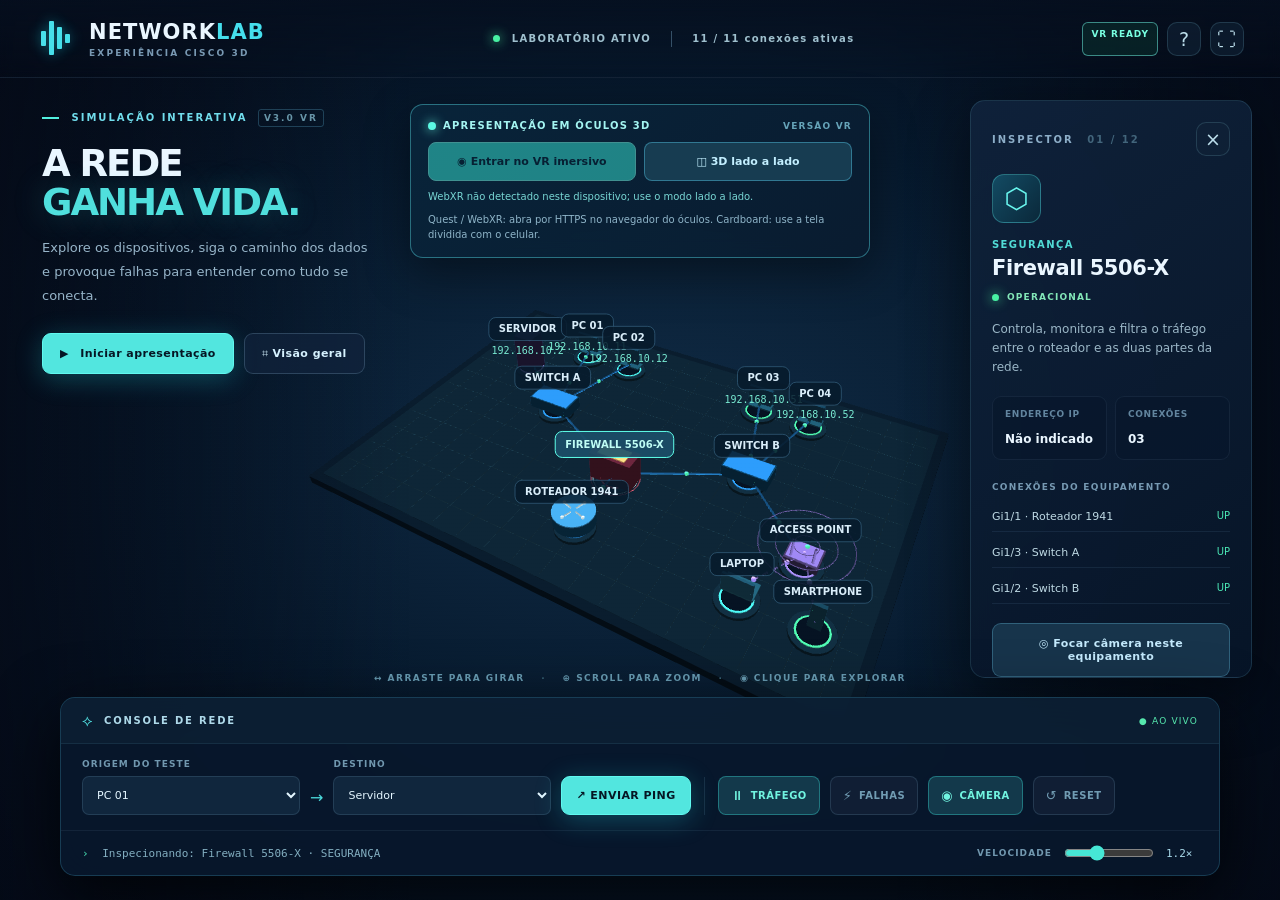
<file: Preview/index.html>
<!doctype html>
<html lang="pt-BR">
<head>
<meta charset="UTF-8"><meta name="viewport" content="width=device-width,initial-scale=1,viewport-fit=cover">
<meta name="theme-color" content="#060d1b"><meta name="description" content="Experiência 3D interativa da topologia Cisco Packet Tracer com tráfego, ping, simulação de falhas e tour guiado.">
<title>Cisco Network Lab — 3D VR (WebXR + Cardboard)</title>
<link rel="stylesheet" href="style.css">
</head>
<body>
<div class="app-shell">
  <canvas id="scene" aria-label="Rede Cisco em 3D: gire e clique nos dispositivos"></canvas>
  <canvas id="overlay" aria-hidden="true"></canvas>
  <header class="topbar">
    <div class="brand"><span class="brand-symbol"><span></span><span></span><span></span><span></span></span><div><b>NETWORK<span>LAB</span></b><small>EXPERIÊNCIA CISCO 3D</small></div></div>
    <div class="top-center"><span class="live-light"></span><span>LABORATÓRIO ATIVO</span><span class="top-divider"></span><span id="statusTop">11 conexões monitoradas</span></div>
    <div class="top-actions"><span class="vr-chip">VR READY</span><button id="helpBtn" class="icon-button" title="Atalhos e ajuda" aria-label="Ajuda">?</button><button id="fullscreenBtn" class="icon-button" title="Tela cheia" aria-label="Tela cheia">⛶</button></div>
  </header>
  <section class="hero">
    <div class="eyebrow"><span class="eyebrow-line"></span> SIMULAÇÃO INTERATIVA <span class="version">V3.0 VR</span></div>
    <h1>A REDE <em>GANHA VIDA.</em></h1>
    <p>Explore os dispositivos, siga o caminho dos dados e provoque falhas para entender como tudo se conecta.</p>
    <div class="hero-actions"><button class="primary-button" id="tourBtn"><span>▶</span> Iniciar apresentação</button><button class="ghost-button" id="overviewBtn">⌗ Visão geral</button></div>
  </section>
  <section class="vr-console" aria-label="Modos para óculos de realidade virtual">
    <div class="vr-console-title"><span class="vr-dot"></span> APRESENTAÇÃO EM ÓCULOS 3D <span class="vr-mini">VERSÃO VR</span></div>
    <div class="vr-console-actions"><button id="xrBtn" class="vr-button" title="Meta Quest e outros headsets WebXR">◉ Entrar no VR imersivo</button><button id="stereoBtn" class="vr-button vr-stereo" title="Google Cardboard e óculos que usam celular">◫ 3D lado a lado</button></div>
    <div id="xrSupport" class="vr-status" role="status">Verificando suporte ao headset…</div>
    <p>Quest / WebXR: abra por HTTPS no navegador do óculos. Cardboard: use a tela dividida com o celular.</p>
  </section>
  <div class="stereo-controls" aria-label="Controles do modo 3D lado a lado"><button id="exitStereoBtn" hidden>✕ Sair</button><button id="gyroBtn">◉ Usar movimento</button><button id="stereoResetBtn">◎ Centralizar</button><button id="stereoNextBtn">▶ Próxima etapa</button></div>
  <aside class="side-panel" id="detailPanel">
    <div class="side-head"><div class="section-mark">INSPECTOR <span>01 / 12</span></div><button class="close-button" id="closeDetail" title="Fechar">×</button></div>
    <div class="device-emblem" id="deviceEmblem">◎</div>
    <div class="device-category" id="deviceType">DISPOSITIVO SELECIONADO</div>
    <h2 id="deviceName">ROTEADOR 1941</h2>
    <div class="device-status"><i class="state-dot"></i><span id="deviceStatus">OPERACIONAL</span></div>
    <p id="deviceDescription">Distribui o tráfego para a rede.</p>
    <div class="spec-grid"><div><span>ENDEREÇO IP</span><b id="deviceIp">—</b></div><div><span>CONEXÕES</span><b id="deviceLinks">—</b></div></div>
    <div class="port-title">CONEXÕES DO EQUIPAMENTO</div><div id="portList" class="port-list"></div>
    <button class="inspect-button" id="focusBtn">◎ Focar câmera neste equipamento</button>
  </aside>
  <aside class="stats-panel" id="stats-panel">
    <div class="section-mark">TELEMETRIA <span class="pulse-bars">▂▅▃▇</span></div>
    <div class="stat-row"><span>Dispositivos</span><b id="devicesMetric">12 <small>/ 12</small></b></div>
    <div class="stat-row"><span>Links ativos</span><b id="linksMetric">11 <small>/ 11</small></b></div>
    <div class="stat-row"><span>Pacotes visuais</span><b id="packetsMetric">000</b></div>
    <div class="stat-row"><span>Estado da rede</span><b class="healthy" id="healthMetric">ESTÁVEL</b></div>
    <div class="spark" id="sparkline" aria-hidden="true"><i style="height:29%"></i><i style="height:57%"></i><i style="height:37%"></i><i style="height:83%"></i><i style="height:51%"></i><i style="height:95%"></i><i style="height:68%"></i><i style="height:80%"></i><i style="height:42%"></i><i style="height:70%"></i><i style="height:57%"></i><i style="height:90%"></i><i style="height:66%"></i><i style="height:85%"></i><i style="height:50%"></i><i style="height:98%"></i></div>
    <div class="sim-note">Simulação educativa — sem tráfego real.</div>
  </aside>
  <section class="console-panel" aria-label="Controles da simulação">
    <div class="console-header"><span class="console-header-icon">⟡</span><b>CONSOLE DE REDE</b><span id="consoleState" class="console-live">● AO VIVO</span></div>
    <div class="console-main">
      <div class="control-block"><label for="sourceSel">ORIGEM DO TESTE</label><select id="sourceSel"></select></div>
      <div class="route-arrow">→</div>
      <div class="control-block"><label for="targetSel">DESTINO</label><select id="targetSel"></select></div>
      <button id="pingBtn" class="ping-button">↗ ENVIAR PING</button>
      <div class="console-separator"></div>
      <button class="toggle active" id="trafficBtn" aria-pressed="true" title="Pausar ou animar pacotes">⏸ <span>TRÁFEGO</span></button>
      <button class="toggle" id="failureBtn" aria-pressed="false" title="Escolher uma ligação e desligá-la">⚡ <span>FALHAS</span></button>
      <button class="toggle active" id="cameraBtn" aria-pressed="true" title="Rotação automática">◉ <span>CÂMERA</span></button>
      <button class="toggle" id="resetBtn" title="Restaurar simulação">↺ <span>RESET</span></button>
    </div>
    <div class="console-footer"><div id="consoleMessage"><span class="prompt">›</span> Sistema iniciado. Clique num dispositivo para inspecionar ou envie um ping visual.</div><div class="speed-control"><label for="speedRange">VELOCIDADE</label><input id="speedRange" type="range" min="0.3" max="3" step="0.1" value="1.2"><output id="speedOutput">1.2×</output></div></div>
  </section>
  <div class="interaction-hint" id="interactionHint">↔ ARRASTE PARA GIRAR <span>·</span> ⊕ SCROLL PARA ZOOM <span>·</span> ◉ CLIQUE PARA EXPLORAR</div>
  <div class="notification" id="notification" role="status" aria-live="polite"></div>
  <div class="tour-popup" id="tourPopup" hidden><div class="tour-head"><span id="tourStep">ETAPA 1/6</span><button id="tourClose" aria-label="Fechar apresentação">×</button></div><h3 id="tourTitle"></h3><p id="tourText"></p><div class="tour-nav"><button id="tourBack">← ANTERIOR</button><button id="tourNext">PRÓXIMO →</button></div></div>
  <div class="modal" id="helpModal" hidden><div class="modal-card"><button class="close-button" id="helpClose">×</button><div class="eyebrow">GUIA DE NAVEGAÇÃO</div><h2>Controle o laboratório</h2><p>Uma visualização educativa da rede mostrada no Cisco Packet Tracer. Agora com WebXR (headset) e 3D lado a lado (celular).</p><div class="help-grid"><b>Arrastar</b><span>Girar câmera</span><b>Roda do mouse</b><span>Aproximar / afastar</span><b>Clique</b><span>Selecionar dispositivo ou link no modo falhas</span><b>Espaço</b><span>Pausar / continuar pacotes</span><b>R</b><span>Restaurar rede e câmera</span><b>T</b><span>Iniciar tour</span><b>Esc</b><span>Fechar painéis e tour</span></div><p class="note">O ping é uma representação visual do percurso. O projeto não executa comandos ICMP, roteamento nem inspeção de pacotes reais.</p></div></div>
  <div class="mobile-hint">TOQUE EM UM DISPOSITIVO • ARRASTE PARA GIRAR</div>
</div>
<script src="app.js"></script>
</body>
</html>
</file>
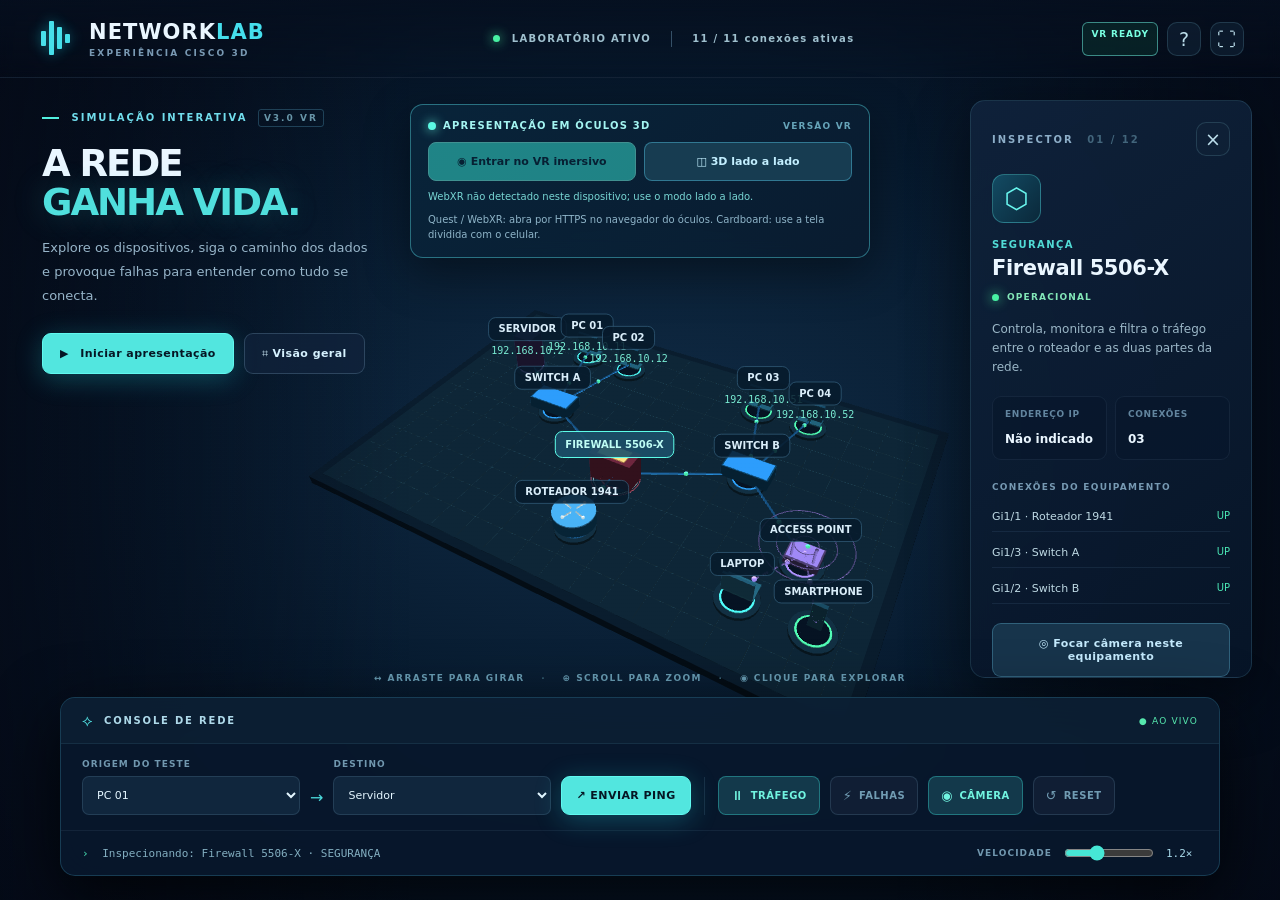
<file: Cisco_Network_VR_Standalone.html>
<!doctype html>
<html lang="pt-BR">
<head>
<meta charset="UTF-8"><meta name="viewport" content="width=device-width,initial-scale=1,viewport-fit=cover">
<meta name="theme-color" content="#060d1b"><meta name="description" content="Experiência 3D interativa da topologia Cisco Packet Tracer com tráfego, ping, simulação de falhas e tour guiado.">
<title>Cisco Network Lab — 3D VR (WebXR + Cardboard)</title>
<style>
:root{font-family:Inter,ui-sans-serif,system-ui,-apple-system,"Segoe UI",sans-serif;color:#eaf6ff;background:#050b18;font-synthesis:none}*{box-sizing:border-box}html,body{margin:0;width:100%;height:100%;overflow:hidden}button,select,input{font:inherit}button{cursor:pointer}button:focus-visible,select:focus-visible,input:focus-visible{outline:2px solid #41cbfa;outline-offset:3px}button:disabled{opacity:.45;cursor:not-allowed}.app-shell{position:relative;width:100%;height:100dvh;min-height:500px;overflow:hidden;background:radial-gradient(ellipse 80% 70% at 51% 49%,#102b45 0,#071a2e 50%,#040814 100%)}.app-shell::before{position:absolute;inset:0;content:"";pointer-events:none;z-index:1;background:repeating-linear-gradient(to bottom,transparent 0,transparent 3px,#c1f7ff05 4px);opacity:.23}.app-shell::after{position:absolute;inset:0;content:"";pointer-events:none;z-index:1;background:linear-gradient(90deg,#050b18c7 0,transparent 32%,transparent 70%,#050b18bf 100%)}canvas{position:absolute;inset:0;display:block;width:100%;height:100%}#scene{z-index:0;touch-action:none;cursor:grab}#scene:active{cursor:grabbing}#overlay{z-index:2;pointer-events:none}.topbar{position:absolute;z-index:8;top:0;left:0;right:0;height:78px;padding:0 36px;display:flex;align-items:center;justify-content:space-between;border-bottom:1px solid #91b6d11a;background:linear-gradient(#061020bb,#06102011);backdrop-filter:blur(8px)}.brand{display:flex;gap:13px;align-items:center}.brand b{font-weight:850;font-size:21px;letter-spacing:.05em}.brand b span{color:#45deec}.brand small{display:block;letter-spacing:.24em;color:#7999b3;font-size:9px;font-weight:700;margin-top:4px}.brand-symbol{width:40px;height:39px;display:flex;align-items:center;justify-content:center;gap:3px;transform:rotate(180deg)}.brand-symbol span{display:block;width:5px;border-radius:1px;background:#49dfe9;box-shadow:0 0 14px #2df0ff77}.brand-symbol span:nth-child(1){height:9px}.brand-symbol span:nth-child(2){height:22px}.brand-symbol span:nth-child(3){height:34px}.brand-symbol span:nth-child(4){height:15px}.top-center{display:flex;gap:12px;align-items:center;color:#9fc0ce;font-size:10px;font-weight:800;letter-spacing:.13em}.live-light,.state-dot{width:7px;height:7px;border-radius:50%;background:#48f1a3;box-shadow:0 0 12px #48f1a3;display:inline-block}.top-divider{height:16px;width:1px;background:#355067;margin:0 8px}.top-actions{display:flex;gap:9px}.icon-button,.close-button{border:1px solid #6eacbd38;background:#11233899;color:#bcdeeb;border-radius:10px;height:34px;min-width:34px;font-size:19px}.icon-button:hover,.close-button:hover{background:#22516a}.hero{position:absolute;z-index:4;left:42px;top:112px;width:360px;pointer-events:none}.eyebrow,.section-mark{font-size:10px;letter-spacing:.2em;font-weight:800;color:#71ddec}.eyebrow-line{display:inline-block;vertical-align:middle;width:17px;height:2px;background:#52efdf;margin-right:7px}.version{color:#6795a8;font-size:9px;border:1px solid #5fb9da48;border-radius:3px;padding:3px 5px;margin-left:5px}.hero h1{font-size:clamp(31px,2.9vw,46px);line-height:1.06;letter-spacing:-.055em;margin:21px 0 13px;font-weight:900;max-width:340px}.hero h1 em{display:block;font-style:normal;color:#50dfdd;text-shadow:0 0 33px #50dfdd44}.hero p{font-size:13px;line-height:1.85;color:#97b5c9;margin:0 0 25px;max-width:330px}.hero-actions{display:flex;gap:10px;pointer-events:auto}.primary-button,.ghost-button,.ping-button,.inspect-button{border-radius:9px;padding:13px 17px;font-weight:800;font-size:11px;letter-spacing:.04em;transition:.18s}.primary-button,.ping-button{background:#52e6df;border:1px solid #60f9ef;color:#051624;box-shadow:0 5px 27px #20d3e347}.primary-button:hover,.ping-button:hover{background:#92fff6;transform:translateY(-1px)}.primary-button span{margin-right:7px}.ghost-button{background:#12243eaa;border:1px solid #86b5ce40;color:#d6f2ff}.ghost-button:hover{background:#254462}.side-panel{position:absolute;z-index:7;right:28px;top:100px;width:282px;max-height:calc(100% - 322px);overflow-y:auto;padding:21px;border:1px solid #6db8d02d;background:linear-gradient(145deg,#10233ce8,#071528ec);border-radius:15px;backdrop-filter:blur(15px);box-shadow:0 18px 60px #0007;transition:transform .32s,opacity .32s}.side-panel.hidden{transform:translateX(110%);opacity:0;pointer-events:none}.side-head{display:flex;align-items:center;justify-content:space-between}.section-mark{color:#8daec8;font-size:10px}.section-mark span{color:#42657b;margin-left:8px}.device-emblem{margin-top:18px;background:linear-gradient(130deg,#134b63,#0a283a);color:#69f6ee;width:49px;height:49px;border-radius:12px;display:grid;place-items:center;font-size:28px;border:1px solid #62eeee51}.device-category{font-size:10px;color:#51dcd6;letter-spacing:.14em;font-weight:800;margin-top:16px}.side-panel h2{font-size:21px;line-height:1.1;letter-spacing:-.02em;margin:7px 0 12px}.device-status{font-size:9px;font-weight:800;letter-spacing:.13em;color:#83e7b8;display:flex;gap:8px;align-items:center}.side-panel p{color:#9bb7c7;line-height:1.6;font-size:12px;margin:18px 0}.spec-grid{display:grid;grid-template-columns:1fr 1fr;gap:8px}.spec-grid div{background:#07172b94;border:1px solid #48617a32;padding:12px;border-radius:9px;min-width:0}.spec-grid span{display:block;color:#62859f;letter-spacing:.07em;font-size:9px;font-weight:800;margin-bottom:9px}.spec-grid b{font-size:12px;white-space:nowrap}.port-title{margin:22px 0 10px;color:#7699b2;font-size:9px;letter-spacing:.14em;font-weight:800}.port-list{display:flex;flex-direction:column;gap:6px}.port-line{font-size:11px;color:#bed9e4;display:flex;justify-content:space-between;gap:10px;border-bottom:1px solid #91d1ff16;padding:8px 0}.port-line small{color:#4ae7b5;font-size:10px;white-space:nowrap}.port-line small.down{color:#ff667d}.inspect-button{width:100%;background:#17344b;border:1px solid #64b8d956;color:#c4eafd;margin-top:19px}.inspect-button:hover{background:#235a74}.stats-panel{position:absolute;z-index:5;right:28px;top:100px;width:254px;padding:21px;border:1px solid #4a9ab92d;background:linear-gradient(145deg,#10233ccc,#071528dd);border-radius:15px;backdrop-filter:blur(13px);transition:opacity .3s,transform .3s}.stats-panel.shifted{opacity:0;pointer-events:none;transform:translateY(-15px)}.pulse-bars{letter-spacing:2px!important;color:#53efc1!important}.stat-row{display:flex;align-items:baseline;justify-content:space-between;color:#98b8c7;font-size:11px;margin-top:16px}.stat-row b{font-size:19px;color:white}.stat-row b small{color:#668b9e;font-size:12px}.stat-row b.healthy{font-size:11px;color:#52e6a7}.stat-row b.alert{font-size:11px;color:#ff7f83}.spark{height:39px;display:flex;align-items:flex-end;gap:4px;margin-top:22px}.spark i{flex:1;border-radius:3px 3px 0 0;background:linear-gradient(#44efc8,#167d95);opacity:.75}.sim-note{margin-top:13px;color:#55778d;font-size:9px}.console-panel{position:absolute;z-index:9;bottom:24px;left:50%;transform:translateX(-50%);width:min(1160px,calc(100vw - 64px));border:1px solid #4dbbda3c;background:#08182ce8;border-radius:15px;backdrop-filter:blur(22px);box-shadow:0 20px 65px #000b;overflow:hidden}.console-header{padding:13px 21px;background:#122b4159;border-bottom:1px solid #4c86a02a;display:flex;gap:11px;align-items:center}.console-header-icon{font-size:16px;color:#52e4e5}.console-header b{font-size:10px;letter-spacing:.18em;color:#aed9e9}.console-live{font-size:9px;letter-spacing:.13em;color:#56e8ae;margin-left:auto}.console-main{padding:15px 21px;display:flex;align-items:end;gap:10px}.control-block{flex:1;min-width:105px;max-width:218px}.control-block label,.speed-control label{display:block;color:#7198af;font-size:9px;letter-spacing:.12em;font-weight:800;margin-bottom:7px}.control-block select{width:100%;height:39px;border-radius:7px;border:1px solid #476b835b;background:#10263d;color:#e4f6ff;padding:0 10px;font-size:11px;outline:none}.route-arrow{color:#4bd9db;align-self:center;padding-top:20px}.ping-button{height:39px;padding:0 14px;white-space:nowrap}.console-separator{height:38px;width:1px;background:#3b627a55;margin:0 3px}.toggle{height:39px;border:1px solid #496e8657;border-radius:8px;color:#719cb3;background:#101e34;padding:0 12px;font-size:13px;white-space:nowrap;display:flex;gap:7px;align-items:center}.toggle span{font-size:10px;font-weight:800;letter-spacing:.05em}.toggle.active{background:#13394b;color:#71f4e0;border-color:#39d1cd66}.toggle.danger{background:#4b2233;color:#ff8e9e;border-color:#ff526d99}.toggle:hover{filter:brightness(1.25)}.console-footer{padding:12px 21px;border-top:1px solid #496b832d;display:flex;align-items:center;justify-content:space-between;gap:20px}#consoleMessage{font:11px ui-monospace,SFMono-Regular,Consolas,monospace;color:#83afc1;overflow:hidden;text-overflow:ellipsis;white-space:nowrap;flex:1}.prompt{color:#48e4b6;margin-right:7px}.speed-control{display:flex;align-items:center;gap:10px}.speed-control label{margin:0}.speed-control input{accent-color:#46e7d6;width:90px}.speed-control output{font:11px ui-monospace,monospace;color:#a7d8e8;min-width:32px}.interaction-hint{position:absolute;bottom:217px;z-index:3;left:50%;transform:translateX(-50%);color:#699eb5;font-weight:800;letter-spacing:.16em;font-size:9px;text-align:center;white-space:nowrap;pointer-events:none}.interaction-hint span{margin:0 12px;color:#386477}.notification{position:absolute;z-index:20;top:91px;left:50%;transform:translate(-50%,-15px);opacity:0;pointer-events:none;transition:.24s;background:#0c2a3fee;color:#d7f8ff;border:1px solid #38bade8a;border-radius:9px;padding:13px 22px;font-size:12px;box-shadow:0 15px 40px #0008;max-width:90vw}.notification.show{opacity:1;transform:translate(-50%,0)}.notification.error{border-color:#fc6075;color:#ffb8c3}.tour-popup{position:absolute;z-index:12;top:50%;left:39px;transform:translateY(-24%);width:305px;max-width:calc(100vw - 40px);background:#071b30f2;border:1px solid #5ee2e778;border-radius:13px;padding:20px;box-shadow:0 20px 60px #0009}.tour-popup[hidden],.modal[hidden]{display:none!important}.tour-head{display:flex;justify-content:space-between;color:#58eadc;font-size:10px;letter-spacing:.14em;font-weight:800}.tour-head button{color:#a8cce5;background:transparent;border:0;font-size:20px}.tour-popup h3{font-size:21px;margin:12px 0}.tour-popup p{color:#9bc4d6;font-size:12px;line-height:1.7}.tour-nav{display:flex;justify-content:space-between;margin-top:18px}.tour-nav button{background:#193d51;color:#b9ecff;border:1px solid #479bb255;padding:10px 12px;border-radius:7px;font-size:10px;font-weight:800}.tour-nav button:last-child{background:#4bddd3;color:#061c29}.modal{position:absolute;z-index:50;inset:0;background:#010816bf;backdrop-filter:blur(8px);display:grid;place-items:center}.modal-card{position:relative;background:#0c2238;border:1px solid #419ab95e;padding:34px;border-radius:16px;max-width:490px;width:calc(100% - 40px)}.modal-card>.close-button{position:absolute;right:20px;top:20px}.modal-card h2{margin:16px 0 8px}.modal-card p{color:#a2c1d1;font-size:13px;line-height:1.6}.help-grid{display:grid;grid-template-columns:110px 1fr;gap:13px;font-size:12px;margin-top:25px}.help-grid b{color:#62ead7}.help-grid span{color:#b5cbd6}.modal-card p.note{font-size:11px;color:#7499ae;padding-top:10px;border-top:1px solid #3e779036;margin-top:22px}.mobile-hint{display:none}@media(max-width:1270px){.hero{top:107px;left:26px}.hero h1{font-size:34px}.hero p{max-width:290px}.console-panel{width:calc(100vw - 36px)}.console-main{gap:6px;padding:12px}.toggle{padding:0 9px}.stats-panel,.side-panel{right:18px}}@media(max-width:1000px){.top-center{display:none}.hero{width:250px;top:98px}.hero h1{font-size:29px}.hero p{font-size:11px}.stats-panel{display:none}.side-panel{top:99px;max-height:calc(100% - 315px);width:250px}.toggle span{display:none}.toggle{min-width:40px;justify-content:center}.console-footer{padding:9px 14px}.console-main{padding:10px 14px}.console-panel{bottom:12px}.interaction-hint{bottom:200px}}@media(max-width:680px){.topbar{height:66px;padding:0 15px}.brand b{font-size:17px}.brand-symbol{width:25px}.brand small{font-size:7px}.hero{left:18px;top:80px;width:230px}.hero h1{font-size:27px;margin:11px 0 7px}.hero p{font-size:10px;line-height:1.45;margin-bottom:9px;max-width:205px}.eyebrow{font-size:8px}.hero-actions{gap:7px}.hero-actions button{font-size:9px;padding:9px}.side-panel{top:auto;bottom:186px;right:12px;width:min(275px,calc(100% - 24px));max-height:calc(100% - 380px);padding:14px}.side-panel h2{font-size:18px}.side-panel p{margin:12px 0}.device-emblem{display:none}.port-title,.port-list,.inspect-button{display:none}.console-panel{bottom:7px;width:calc(100% - 14px)}.console-header{padding:8px 12px}.console-main{flex-wrap:wrap;gap:7px}.control-block{flex:1 1 calc(44% - 10px);max-width:none}.control-block select{height:34px}.ping-button{flex:1 1 100%;height:32px}.console-separator,.route-arrow{display:none}.toggle{flex:1;height:31px}.console-footer{padding:8px 10px}.speed-control label{display:none}.speed-control input{width:52px}.interaction-hint{display:none}.mobile-hint{position:absolute;z-index:3;display:block;bottom:260px;left:0;right:0;text-align:center;color:#659cba;font-size:8px;letter-spacing:.15em;pointer-events:none}.tour-popup{left:12px;top:43%;max-height:260px;overflow:auto;padding:14px}.tour-popup h3{font-size:17px}.tour-popup p{font-size:11px}}

/* V3.0 VR: modo tela normal e modos headset independentes */
.vr-chip{padding:6px 8px;font:800 9px system-ui;letter-spacing:.1em;border:1px solid #69e7d988;border-radius:6px;color:#78ffe1;background:#0f574044}
.vr-console{position:absolute;z-index:8;top:104px;left:50%;transform:translateX(-50%);width:min(460px,38vw);padding:15px 17px;border-radius:13px;border:1px solid #55dce56d;background:linear-gradient(135deg,#09253be8,#0a1c30e8);box-shadow:0 15px 45px #0006;backdrop-filter:blur(9px)}
.vr-console-title{font-size:10px;font-weight:900;letter-spacing:.12em;color:#a4f5f2;display:flex;align-items:center;gap:7px}.vr-dot{width:8px;height:8px;background:#5cf9e3;border-radius:50%;box-shadow:0 0 11px #65fce9}.vr-mini{font-size:9px;color:#66a4b9;margin-left:auto}.vr-console-actions{display:flex;gap:8px;margin-top:11px}.vr-button{border:1px solid #75f7e5;background:#37decf;border-radius:8px;padding:12px 10px;color:#062030;font-weight:850;font-size:11px;flex:1}.vr-button:disabled{opacity:.52}.vr-button.vr-stereo{background:#173c51;color:#c3efff;border-color:#4fbbdc78}.vr-console p{color:#8fb5c9;font-size:10px;line-height:1.5;margin:10px 0 0}.vr-status{color:#78d6d4;font-size:10px;margin-top:10px}.stereo-controls{display:none}
@media(max-width:1270px){.vr-console{top:94px;width:min(430px,42vw);padding:12px}.hero{top:240px}}
@media(max-width:1000px){.vr-console{top:80px;width:390px;max-width:calc(100% - 30px)}.hero{top:250px}}
@media(max-width:680px){.vr-console{top:73px;left:50%;width:calc(100vw - 22px);padding:10px 12px}.vr-console-title{font-size:9px}.vr-console p{font-size:9px}.vr-button{font-size:10px;padding:10px 5px}.hero{top:246px;width:230px}.hero h1{font-size:22px}.hero p{display:none}.hero-actions button{font-size:9px}.vr-chip{display:none}}
body.stereo-mode{background:#01050a}body.stereo-mode .app-shell{min-height:0;height:100dvh;background:#02070f}body.stereo-mode .app-shell::before,body.stereo-mode .app-shell::after{display:none}
body.stereo-mode .topbar,body.stereo-mode .hero,body.stereo-mode .vr-console,body.stereo-mode .side-panel,body.stereo-mode .stats-panel,body.stereo-mode .console-panel,body.stereo-mode .interaction-hint,body.stereo-mode .mobile-hint,body.stereo-mode .notification,body.stereo-mode .tour-popup{display:none!important}
body.stereo-mode .stereo-controls{display:flex;position:absolute;z-index:40;top:12px;left:50%;transform:translateX(-50%);width:min(94%,680px);gap:6px;justify-content:space-between;align-items:center;opacity:.88}body.stereo-mode .stereo-controls button{background:#0b293acb;border:1px solid #4184a499;color:#d3f8fc;border-radius:7px;min-height:35px;padding:5px 8px;font:700 11px system-ui}
body.stereo-mode #scene{cursor:crosshair}body.stereo-mode #overlay{border-right:0}
body.stereo-mode .app-shell:before{display:block;position:absolute;z-index:12;top:0;bottom:0;left:50%;right:auto;width:1px;background:#123c51;opacity:.4}
body.xr-active .topbar,body.xr-active .hero,body.xr-active .vr-console,body.xr-active .console-panel{opacity:.55;pointer-events:none}
@media(max-height:500px){body.stereo-mode .stereo-controls button{min-height:26px;font-size:9px}.vr-console{top:70px}}

</style>
</head>
<body>
<div class="app-shell">
  <canvas id="scene" aria-label="Rede Cisco em 3D: gire e clique nos dispositivos"></canvas>
  <canvas id="overlay" aria-hidden="true"></canvas>
  <header class="topbar">
    <div class="brand"><span class="brand-symbol"><span></span><span></span><span></span><span></span></span><div><b>NETWORK<span>LAB</span></b><small>EXPERIÊNCIA CISCO 3D</small></div></div>
    <div class="top-center"><span class="live-light"></span><span>LABORATÓRIO ATIVO</span><span class="top-divider"></span><span id="statusTop">11 conexões monitoradas</span></div>
    <div class="top-actions"><span class="vr-chip">VR READY</span><button id="helpBtn" class="icon-button" title="Atalhos e ajuda" aria-label="Ajuda">?</button><button id="fullscreenBtn" class="icon-button" title="Tela cheia" aria-label="Tela cheia">⛶</button></div>
  </header>
  <section class="hero">
    <div class="eyebrow"><span class="eyebrow-line"></span> SIMULAÇÃO INTERATIVA <span class="version">V3.0 VR</span></div>
    <h1>A REDE <em>GANHA VIDA.</em></h1>
    <p>Explore os dispositivos, siga o caminho dos dados e provoque falhas para entender como tudo se conecta.</p>
    <div class="hero-actions"><button class="primary-button" id="tourBtn"><span>▶</span> Iniciar apresentação</button><button class="ghost-button" id="overviewBtn">⌗ Visão geral</button></div>
  </section>
  <section class="vr-console" aria-label="Modos para óculos de realidade virtual">
    <div class="vr-console-title"><span class="vr-dot"></span> APRESENTAÇÃO EM ÓCULOS 3D <span class="vr-mini">VERSÃO VR</span></div>
    <div class="vr-console-actions"><button id="xrBtn" class="vr-button" title="Meta Quest e outros headsets WebXR">◉ Entrar no VR imersivo</button><button id="stereoBtn" class="vr-button vr-stereo" title="Google Cardboard e óculos que usam celular">◫ 3D lado a lado</button></div>
    <div id="xrSupport" class="vr-status" role="status">Verificando suporte ao headset…</div>
    <p>Quest / WebXR: abra por HTTPS no navegador do óculos. Cardboard: use a tela dividida com o celular.</p>
  </section>
  <div class="stereo-controls" aria-label="Controles do modo 3D lado a lado"><button id="exitStereoBtn" hidden>✕ Sair</button><button id="gyroBtn">◉ Usar movimento</button><button id="stereoResetBtn">◎ Centralizar</button><button id="stereoNextBtn">▶ Próxima etapa</button></div>
  <aside class="side-panel" id="detailPanel">
    <div class="side-head"><div class="section-mark">INSPECTOR <span>01 / 12</span></div><button class="close-button" id="closeDetail" title="Fechar">×</button></div>
    <div class="device-emblem" id="deviceEmblem">◎</div>
    <div class="device-category" id="deviceType">DISPOSITIVO SELECIONADO</div>
    <h2 id="deviceName">ROTEADOR 1941</h2>
    <div class="device-status"><i class="state-dot"></i><span id="deviceStatus">OPERACIONAL</span></div>
    <p id="deviceDescription">Distribui o tráfego para a rede.</p>
    <div class="spec-grid"><div><span>ENDEREÇO IP</span><b id="deviceIp">—</b></div><div><span>CONEXÕES</span><b id="deviceLinks">—</b></div></div>
    <div class="port-title">CONEXÕES DO EQUIPAMENTO</div><div id="portList" class="port-list"></div>
    <button class="inspect-button" id="focusBtn">◎ Focar câmera neste equipamento</button>
  </aside>
  <aside class="stats-panel" id="stats-panel">
    <div class="section-mark">TELEMETRIA <span class="pulse-bars">▂▅▃▇</span></div>
    <div class="stat-row"><span>Dispositivos</span><b id="devicesMetric">12 <small>/ 12</small></b></div>
    <div class="stat-row"><span>Links ativos</span><b id="linksMetric">11 <small>/ 11</small></b></div>
    <div class="stat-row"><span>Pacotes visuais</span><b id="packetsMetric">000</b></div>
    <div class="stat-row"><span>Estado da rede</span><b class="healthy" id="healthMetric">ESTÁVEL</b></div>
    <div class="spark" id="sparkline" aria-hidden="true"><i style="height:29%"></i><i style="height:57%"></i><i style="height:37%"></i><i style="height:83%"></i><i style="height:51%"></i><i style="height:95%"></i><i style="height:68%"></i><i style="height:80%"></i><i style="height:42%"></i><i style="height:70%"></i><i style="height:57%"></i><i style="height:90%"></i><i style="height:66%"></i><i style="height:85%"></i><i style="height:50%"></i><i style="height:98%"></i></div>
    <div class="sim-note">Simulação educativa — sem tráfego real.</div>
  </aside>
  <section class="console-panel" aria-label="Controles da simulação">
    <div class="console-header"><span class="console-header-icon">⟡</span><b>CONSOLE DE REDE</b><span id="consoleState" class="console-live">● AO VIVO</span></div>
    <div class="console-main">
      <div class="control-block"><label for="sourceSel">ORIGEM DO TESTE</label><select id="sourceSel"></select></div>
      <div class="route-arrow">→</div>
      <div class="control-block"><label for="targetSel">DESTINO</label><select id="targetSel"></select></div>
      <button id="pingBtn" class="ping-button">↗ ENVIAR PING</button>
      <div class="console-separator"></div>
      <button class="toggle active" id="trafficBtn" aria-pressed="true" title="Pausar ou animar pacotes">⏸ <span>TRÁFEGO</span></button>
      <button class="toggle" id="failureBtn" aria-pressed="false" title="Escolher uma ligação e desligá-la">⚡ <span>FALHAS</span></button>
      <button class="toggle active" id="cameraBtn" aria-pressed="true" title="Rotação automática">◉ <span>CÂMERA</span></button>
      <button class="toggle" id="resetBtn" title="Restaurar simulação">↺ <span>RESET</span></button>
    </div>
    <div class="console-footer"><div id="consoleMessage"><span class="prompt">›</span> Sistema iniciado. Clique num dispositivo para inspecionar ou envie um ping visual.</div><div class="speed-control"><label for="speedRange">VELOCIDADE</label><input id="speedRange" type="range" min="0.3" max="3" step="0.1" value="1.2"><output id="speedOutput">1.2×</output></div></div>
  </section>
  <div class="interaction-hint" id="interactionHint">↔ ARRASTE PARA GIRAR <span>·</span> ⊕ SCROLL PARA ZOOM <span>·</span> ◉ CLIQUE PARA EXPLORAR</div>
  <div class="notification" id="notification" role="status" aria-live="polite"></div>
  <div class="tour-popup" id="tourPopup" hidden><div class="tour-head"><span id="tourStep">ETAPA 1/6</span><button id="tourClose" aria-label="Fechar apresentação">×</button></div><h3 id="tourTitle"></h3><p id="tourText"></p><div class="tour-nav"><button id="tourBack">← ANTERIOR</button><button id="tourNext">PRÓXIMO →</button></div></div>
  <div class="modal" id="helpModal" hidden><div class="modal-card"><button class="close-button" id="helpClose">×</button><div class="eyebrow">GUIA DE NAVEGAÇÃO</div><h2>Controle o laboratório</h2><p>Uma visualização educativa da rede mostrada no Cisco Packet Tracer. Agora com WebXR (headset) e 3D lado a lado (celular).</p><div class="help-grid"><b>Arrastar</b><span>Girar câmera</span><b>Roda do mouse</b><span>Aproximar / afastar</span><b>Clique</b><span>Selecionar dispositivo ou link no modo falhas</span><b>Espaço</b><span>Pausar / continuar pacotes</span><b>R</b><span>Restaurar rede e câmera</span><b>T</b><span>Iniciar tour</span><b>Esc</b><span>Fechar painéis e tour</span></div><p class="note">O ping é uma representação visual do percurso. O projeto não executa comandos ICMP, roteamento nem inspeção de pacotes reais.</p></div></div>
  <div class="mobile-hint">TOQUE EM UM DISPOSITIVO • ARRASTE PARA GIRAR</div>
</div>
<script>
/* Cisco Network Lab PRO — WebGL 3D sem bibliotecas externas, funciona offline.
   Simulação educativa: não envia ping ICMP nem intercepta dados reais. */
(()=>{'use strict';
const $=id=>document.getElementById(id),canvas=$('scene'),overlay=$('overlay'),ctx=overlay.getContext('2d');
const color={blue:'#2d9fff',cyan:'#4cf2f0',red:'#ff637c',green:'#4ef1ae',purple:'#a68eff',white:'#d8f6ff',orange:'#ffc475'};
const P=(x,y,z)=>[x,y,z], mix=(a,b,t)=>a.map((v,i)=>v+(b[i]-v)*t), sub=(a,b)=>a.map((v,i)=>v-b[i]),add=(a,b)=>a.map((v,i)=>v+b[i]),scale=(a,k)=>a.map(v=>v*k),dot=(a,b)=>a.reduce((v,n,i)=>v+n*b[i],0), cross=(a,b)=>[a[1]*b[2]-a[2]*b[1],a[2]*b[0]-a[0]*b[2],a[0]*b[1]-a[1]*b[0]],len=a=>Math.hypot(...a),norm=a=>scale(a,1/(len(a)||1)),clamp=(v,a,b)=>Math.max(a,Math.min(b,v));
const nodes=[
{id:'Roteador 1941',type:'router',role:'ROTEAMENTO',description:'Distribui a conexão de internet e direciona o tráfego para o firewall. É o ponto de entrada da topologia.',ip:'Não indicado',p:P(0,0,4),c:color.blue,symbol:'⇄'},
{id:'Firewall 5506-X',type:'firewall',role:'SEGURANÇA',description:'Controla, monitora e filtra o tráfego entre o roteador e as duas partes da rede.',ip:'Não indicado',p:P(0,0,1.65),c:color.red,symbol:'⬡'},
{id:'Switch A',type:'switch',role:'DISTRIBUIÇÃO CABEADA',description:'Reúne o servidor e os dois computadores à esquerda, encaminhando quadros pela rede local.',ip:'Não indicado',p:P(-3.7,0,-.35),c:color.blue,symbol:'▤'},
{id:'Switch B',type:'switch',role:'DISTRIBUIÇÃO CABEADA',description:'Conecta os dois computadores da direita e o ponto de acesso que atende aos visitantes.',ip:'Não indicado',p:P(3.7,0,-.35),c:color.blue,symbol:'▤'},
{id:'Servidor',type:'server',role:'SERVIÇOS DA REDE',description:'Armazena, processa e disponibiliza dados, arquivos e serviços aos demais equipamentos. Gateway informado: 192.168.10.1.',ip:'192.168.10.2',p:P(-6.15,0,-2.2),c:color.purple,symbol:'▥'},
{id:'PC 01',type:'pc',role:'COMPUTADOR · LAN',description:'Estação da rede cabeada, ligada à porta Fa0/2 do Switch A.',ip:'192.168.10.11',p:P(-4.55,0,-3.9),c:color.cyan,symbol:'▣'},
{id:'PC 02',type:'pc',role:'COMPUTADOR · LAN',description:'Estação da rede cabeada, ligada à porta Fa0/3 do Switch A.',ip:'192.168.10.12',p:P(-2.7,0,-3.9),c:color.cyan,symbol:'▣'},
{id:'PC 03',type:'pc',role:'COMPUTADOR · LAN',description:'Estação da rede cabeada, ligada à porta Fa0/2 do Switch B.',ip:'192.168.10.51',p:P(2.7,0,-3.9),c:color.green,symbol:'▣'},
{id:'PC 04',type:'pc',role:'COMPUTADOR · LAN',description:'Estação da rede cabeada, ligada à porta Fa0/3 do Switch B.',ip:'192.168.10.52',p:P(4.55,0,-3.9),c:color.green,symbol:'▣'},
{id:'Access Point',type:'ap',role:'REDE SEM FIO',description:'Amplia o alcance da conexão Wi-Fi e permite o acesso do notebook e do smartphone visitantes.',ip:'Não indicado',p:P(6.35,0,2.1),c:color.purple,symbol:'◉'},
{id:'Laptop',type:'laptop',role:'VISITANTE · WI-FI',description:'Notebook conectado ao Access Point pela rede sem fio de visitantes.',ip:'Não indicado',p:P(5.2,0,4.05),c:color.cyan,symbol:'▣'},
{id:'Smartphone',type:'phone',role:'VISITANTE · WI-FI',description:'Telefone conectado à rede Wi-Fi de visitantes por meio do Access Point.',ip:'Não indicado',p:P(7.3,0,4.05),c:color.green,symbol:'▯'}
];
const links=[
{a:0,b:1,pa:'Gi0/1',pb:'Gi1/1'}, {a:1,b:2,pa:'Gi1/3',pb:'Fa0/23'}, {a:1,b:3,pa:'Gi1/2',pb:'Fa0/24'},
{a:2,b:4,pa:'Fa0/4',pb:'—'}, {a:2,b:5,pa:'Fa0/2',pb:'—'}, {a:2,b:6,pa:'Fa0/3',pb:'—'},
{a:3,b:7,pa:'Fa0/2',pb:'—'}, {a:3,b:8,pa:'Fa0/3',pb:'—'}, {a:3,b:9,pa:'Fa0/4',pb:'—'},
{a:9,b:10,pa:'Wi-Fi',pb:'—',wireless:true}, {a:9,b:11,pa:'Wi-Fi',pb:'—',wireless:true}
].map((l,i)=>({...l,id:i,up:true}));
const state={yaw:.43,pitch:.72,dist:22,target:P(0,.1,.05),camFocus:null,auto:true,traffic:true,failMode:false,selected:1,hover:-1,hoverLink:-1,mouseDown:null,drag:false,speed:1.2,clock:0,packets:0,trail:[],ping:null,tour:-1,tourStart:0,labels:true,stereo:false,gyro:false,gyroOrigin:null,gyroSmooth:null,xrHover:-1,xrSession:null,xrRef:null,xrBase:null,xrLast:0,xrFollow:false,stereoHover:-1,stereoFocusAt:0,stereoLastSelected:-1};
let w=0,h=0,dpr=1,camera,gl,glProg,glStatic,glDynamic,lastFrame=0,notifyTimeout,drawCount=0;
function hex(h){const v=parseInt(h.slice(1),16);return[(v>>16&255)/255,(v>>8&255)/255,(v&255)/255]}
function cameraMatrix(){const {yaw,pitch,dist,target}=state;const eye=add(target,[Math.sin(yaw)*Math.cos(pitch)*dist,Math.sin(pitch)*dist,Math.cos(yaw)*Math.cos(pitch)*dist]);const f=norm(sub(target,eye)),r=norm(cross(f,[0,1,0])),u=norm(cross(r,f));return {eye,f,r,u,aspect:w/h,zoom:1.45};}
function project(p){if(!camera)return null;const rel=sub(p,camera.eye),z=dot(rel,camera.f);if(z<.15)return null;const f=h*.5*camera.zoom;return{x:w/2+dot(rel,camera.r)*f/z,y:h/2-dot(rel,camera.u)*f/z,z,scale:f/z};}
function resize(){if(state.xrSession)return;dpr=Math.min(devicePixelRatio||1,2);w=canvas.clientWidth||innerWidth;h=canvas.clientHeight||innerHeight;canvas.width=Math.max(1,Math.round(w*dpr));canvas.height=Math.max(1,Math.round(h*dpr));overlay.width=canvas.width;overlay.height=canvas.height;ctx.setTransform(dpr,0,0,dpr,0,0);if(gl)gl.viewport(0,0,canvas.width,canvas.height)}
// WebGL1 procedural meshes (all assets locally generated, no CDN or dependencies).
function mesh(){return {v:[]}}
function tri(m,a,b,c,col,em=0){const n=norm(cross(sub(b,a),sub(c,a))),rgb=hex(col);for(const p of[a,b,c])m.v.push(...p,...n,...rgb,em)}
function quad(m,a,b,c,d,col,em=0){tri(m,a,b,c,col,em);tri(m,a,c,d,col,em)}
function box(m,p,s,col,em=0){const [x,y,z]=p,[hx,hy,hz]=s.map(v=>v/2);const a=[P(x-hx,y-hy,z-hz),P(x+hx,y-hy,z-hz),P(x+hx,y+hy,z-hz),P(x-hx,y+hy,z-hz),P(x-hx,y-hy,z+hz),P(x+hx,y-hy,z+hz),P(x+hx,y+hy,z+hz),P(x-hx,y+hy,z+hz)];for(const [i,j,k,l] of [[0,3,2,1],[4,5,6,7],[0,4,7,3],[1,2,6,5],[3,7,6,2],[0,1,5,4]])quad(m,a[i],a[j],a[k],a[l],col,em)}
function cyl(m,p,r,height,col,seg=16,em=0){const y0=p[1]-height/2,y1=p[1]+height/2;for(let i=0;i<seg;i++){const t=i*Math.PI*2/seg,s=(i+1)*Math.PI*2/seg,a=P(p[0]+r*Math.cos(t),y0,p[2]+r*Math.sin(t)),b=P(p[0]+r*Math.cos(s),y0,p[2]+r*Math.sin(s)),c=P(b[0],y1,b[2]),d=P(a[0],y1,a[2]);quad(m,a,d,c,b,col,em);tri(m,P(p[0],y1,p[2]),c,d,col,em);tri(m,P(p[0],y0,p[2]),a,b,col,em)}}
function ball(m,p,r,col,em=0){let lat=6,lon=10;for(let j=0;j<lat;j++){const t0=j*Math.PI/lat,t1=(j+1)*Math.PI/lat;for(let k=0;k<lon;k++){const v0=k*2*Math.PI/lon,v1=(k+1)*2*Math.PI/lon;const pt=(t,v)=>add(p,[r*Math.sin(t)*Math.cos(v),r*Math.cos(t),r*Math.sin(t)*Math.sin(v)]);quad(m,pt(t0,v0),pt(t0,v1),pt(t1,v1),pt(t1,v0),col,em)}}}
function rod(m,a,b,r,col,em=0){const d=sub(b,a),n=norm(d);if(len(d)<.01)return;const ref=Math.abs(n[1])>.93?[1,0,0]:[0,1,0],u=norm(cross(n,ref)),v=norm(cross(n,u)),seg=7;for(let k=0;k<seg;k++){const t=k*2*Math.PI/seg,s=(k+1)*2*Math.PI/seg,off=q=>add(scale(u,Math.cos(q)*r),scale(v,Math.sin(q)*r)),p0=add(a,off(t)),p1=add(a,off(s)),p2=add(b,off(s)),p3=add(b,off(t));quad(m,p0,p3,p2,p1,col,em)}}
function ring(m,p,r,col,em=0,vertical=false){const seg=40;for(let i=0;i<seg;i++){const t=i*2*Math.PI/seg,s=(i+1)*2*Math.PI/seg;const at=q=>vertical?add(p,[r*Math.cos(q),r*Math.sin(q),0]):add(p,[r*Math.cos(q),0,r*Math.sin(q)]);rod(m,at(t),at(s),.0125,col,em)}}
function addDevice(m,n){const p=n.p,c=n.c,at=(x,y,z)=>add(p,[x,y,z]);
  // pedestal
  cyl(m,at(0,.055,0),.64,.11,'#14364c',20);cyl(m,at(0,.115,0),.48,.045,c,20,.3);cyl(m,at(0,.135,0),.42,.024,'#071628',20);
  if(n.type==='router'){cyl(m,at(0,.55,0),.66,.40,'#115987',24);cyl(m,at(0,.77,0),.66,.045,'#4cbaff',24,.15);for(let i=0;i<4;i++){let a=i*Math.PI*.5+.3;rod(m,at(.10*Math.cos(a),.80,.10*Math.sin(a)),at(.42*Math.cos(a),.81,.42*Math.sin(a)),.027,color.white,.65);ball(m,at(.42*Math.cos(a),.81,.42*Math.sin(a)),.055,color.white,.85)}}
  else if(n.type==='firewall'){box(m,at(0,.67,0),[1.45,1.03,.72],'#7d2b46');box(m,at(0,.64,-.37),[1.34,.87,.034],c,.15);for(let row=0;row<3;row++)for(let col=0;col<5;col++)box(m,at(-.50+col*.25+(row%2)*.07,.32+row*.24,-.392),[.18,.038,.015],'#42192e');box(m,at(0,1.19,0),[.95,.075,.50],color.orange,.5)}
  else if(n.type==='switch'){box(m,at(0,.52,0),[1.55,.42,.83],'#0e507b');box(m,at(0,.72,0),[1.46,.045,.76],c,.2);for(let i=0;i<6;i++){box(m,at(-.56+i*.224,.51,-.43),[.14,.125,.035],'#081626');box(m,at(-.56+i*.224,.61,-.449),[.095,.016,.01],i%2?'#56ffc0':'#69d8ff',.9)}}
  else if(n.type==='server'){box(m,at(0,.86,0),[.76,1.45,.72],'#3e326c');box(m,at(0,.86,-.37),[.62,1.29,.04],c,.1);for(let i=0;i<5;i++){box(m,at(0,.32+i*.25,-.401),[.49,.13,.024],'#0d2136');box(m,at(-.17,.32+i*.25,-.419),[.038,.038,.012],color.green,1.0)}}
  else if(n.type==='ap'){box(m,at(0,.47,0),[.99,.24,.76],'#56467e');box(m,at(0,.61,0),[.90,.04,.67],c,.15);for(let x of[-.31,.31])rod(m,at(x,.50,.25),at(x,.50+(.69),.25),.037,c);ball(m,at(0,.63,-.24),.07,color.green,1)}
  else if(n.type==='phone'){box(m,at(0,.79,0),[.37,.91,.12],'#1c5570');box(m,at(0,.79,-.075),[.29,.70,.018],c,.60);box(m,at(0,1.19,-.083),[.12,.014,.008],color.white,.8)}
  else if(n.type==='laptop'){box(m,at(0,.79,.12),[.90,.61,.08],'#256989');box(m,at(0,.79,.069),[.76,.48,.016],c,.50);box(m,at(0,.40,-.19),[.94,.07,.59],'#2a7794');box(m,at(0,.444,-.21),[.65,.016,.22],'#0d334d')}
  else{box(m,at(0,.81,0),[.86,.63,.13],'#1b5678');box(m,at(0,.81,-.078),[.72,.49,.015],c,.42);box(m,at(0,.38,0),[.105,.22,.12],'#27778b');box(m,at(0,.26,-.17),[.83,.05,.4],'#256e8c')}
}
function staticScene(){const m=mesh();box(m,P(0,-.27,0),[17.9,.30,12.5],'#0b2134');box(m,P(0,-.115,0),[17.3,.017,11.9],'#102b3e');
for(let x=-8;x<=8;x++){rod(m,P(x,-.092,-5.85),P(x,-.092,5.85),.009,'#245168',.12)}for(let z=-5;z<=5;z++)rod(m,P(-8.5,-.092,z),P(8.5,-.092,z),.009,'#245168',.12);
for(const n of nodes)addDevice(m,n);return m;}
function linkPoint(n){return add(n.p,[0,.23,0]);}
function addLink(m,l){const a=linkPoint(nodes[l.a]),b=linkPoint(nodes[l.b]),wire=l.wireless,up=l.up;const col=up?(wire?color.purple:color.blue):color.red;const height=wire?.37:.12;const start=add(a,[0,height,0]),end=add(b,[0,height,0]);if(wire){for(let i=0;i<14;i+=2){rod(m,mix(start,end,i/14),mix(start,end,(i+1)/14),.024,col,up?.22:.8)}}else rod(m,start,end,.033,col,up?.18:.6);for(const p of[start,end])ball(m,p,.066,col,.75)}
function upload(m,buffer){const vertices=new Float32Array(m.v);gl.bindBuffer(gl.ARRAY_BUFFER,buffer);gl.bufferData(gl.ARRAY_BUFFER,vertices,gl.DYNAMIC_DRAW);return vertices.length/10}
function initWebGL(){gl=canvas.getContext('webgl',{alpha:true,antialias:true,xrCompatible:true,preserveDrawingBuffer:false})||canvas.getContext('experimental-webgl');if(!gl)return false;
 const vs=`attribute vec3 a_pos;attribute vec3 a_normal;attribute vec3 a_rgb;attribute float a_em;uniform vec3 u_eye,u_right,u_up,u_forward;uniform float u_aspect,u_focal,u_xrActive;uniform mat4 u_xrVP;varying vec3 v_color;void main(){vec3 rel=a_pos-u_eye;float x=dot(rel,u_right),y=dot(rel,u_up),z=dot(rel,u_forward);gl_Position=u_xrActive>0.5?(u_xrVP*vec4(a_pos*0.17+vec3(0.0,1.0,-3.45),1.0)):vec4(x*u_focal/u_aspect,y*u_focal,(z-0.20)*1.002,z);float l=max(dot(normalize(a_normal),normalize(vec3(-.5,.95,-.7))),0.0);float shade=0.40+0.65*l;v_color=a_rgb*(shade+min(1.1,a_em)*.54);}`;
 const fs=`precision mediump float;varying vec3 v_color;void main(){gl_FragColor=vec4(v_color,1.0);}`;
 function shader(kind,code){let s=gl.createShader(kind);gl.shaderSource(s,code);gl.compileShader(s);if(!gl.getShaderParameter(s,gl.COMPILE_STATUS))throw Error(gl.getShaderInfoLog(s));return s}
 try{glProg=gl.createProgram();gl.attachShader(glProg,shader(gl.VERTEX_SHADER,vs));gl.attachShader(glProg,shader(gl.FRAGMENT_SHADER,fs));gl.linkProgram(glProg);if(!gl.getProgramParameter(glProg,gl.LINK_STATUS))throw Error(gl.getProgramInfoLog(glProg));}catch(e){console.error(e);return false}
 glStatic=gl.createBuffer();glDynamic=gl.createBuffer();gl.useProgram(glProg);gl.enable(gl.DEPTH_TEST);gl.depthFunc(gl.LEQUAL);/* double-sided procedural meshes */gl.clearColor(0,0,0,0);resize();const count=upload(staticScene(),glStatic);glStatic.count=count;return true;
}
function bindAndDraw(buf,count){gl.bindBuffer(gl.ARRAY_BUFFER,buf);const stride=40;for(let [name,size,offset]of[['a_pos',3,0],['a_normal',3,12],['a_rgb',3,24],['a_em',1,36]]){const loc=gl.getAttribLocation(glProg,name);gl.enableVertexAttribArray(loc);gl.vertexAttribPointer(loc,size,gl.FLOAT,false,stride,offset)}gl.drawArrays(gl.TRIANGLES,0,count)}
function render3d(xrView=null){gl.clear(gl.COLOR_BUFFER_BIT|gl.DEPTH_BUFFER_BIT);gl.useProgram(glProg);gl.uniform1f(gl.getUniformLocation(glProg,'u_xrActive'),xrView?1:0);if(xrView)gl.uniformMatrix4fv(gl.getUniformLocation(glProg,'u_xrVP'),false,xrView.vp);for(let [name,arr] of[['u_eye',camera.eye],['u_right',camera.r],['u_up',camera.u],['u_forward',camera.f]])gl.uniform3fv(gl.getUniformLocation(glProg,name),new Float32Array(arr));gl.uniform1f(gl.getUniformLocation(glProg,'u_aspect'),camera.aspect);gl.uniform1f(gl.getUniformLocation(glProg,'u_focal'),camera.zoom);bindAndDraw(glStatic,glStatic.count);
 const dyn=mesh();for(const l of links)addLink(dyn,l);
 for(const n of nodes)if(n.type==='ap'){const t=state.clock*.83;for(let j=0;j<3;j++){const r=.3+((t+j/3)%1)*1.45;ring(dyn,add(n.p,[0,.93,0]),r,color.purple,.17)}}
 if(state.selected>=0){const n=nodes[state.selected];ring(dyn,add(n.p,[0,.13,0]),.72,color.white,.8);ring(dyn,add(n.p,[0,.13,0]),.79,n.c,.65)}
 if(state.traffic){for(const l of links){if(!l.up)continue;for(let k=0;k<2;k++){let t=(state.clock*.18*state.speed+(l.id*.177)+(k*.50))%1;const a=add(linkPoint(nodes[l.a]),[0,l.wireless?.37:.12,0]),b=add(linkPoint(nodes[l.b]),[0,l.wireless?.37:.12,0]);ball(dyn,mix(a,b,t),.076,l.wireless?color.purple:color.green,1)}}}
 if(state.ping){for(let i=0;i<state.ping.path.length-1;i++){const a=state.ping.path[i],b=state.ping.path[i+1],start=add(linkPoint(nodes[a]),[0,.65,0]),end=add(linkPoint(nodes[b]),[0,.65,0]);rod(dyn,start,end,.048,color.orange,.85)}let elapsed=(state.clock-state.ping.start)*state.speed*1.2,seg=Math.floor(elapsed),t=elapsed-seg;if(seg<state.ping.path.length-1){const from=state.ping.path[seg],to=state.ping.path[seg+1],a=add(linkPoint(nodes[from]),[0,.65,0]),b=add(linkPoint(nodes[to]),[0,.65,0]);ball(dyn,mix(a,b,t),.19,color.orange,1.4)}else if(!state.ping.reported){state.ping.reported=true;state.packets+=4;setConsole('Resposta visual recebida de '+nodes[state.ping.path.at(-1)].id+' · caminho com '+(state.ping.path.length-1)+' salto(s).');toast('✓ Entrega visual concluída');}if(seg>state.ping.path.length+1)state.ping=null}
 glDynamic.count=upload(dyn,glDynamic);bindAndDraw(glDynamic,glDynamic.count);
 if(xrView)renderXRLabels(xrView);
}
function drawFallback(){const q=ctx;let p;for(let z=-5;z<=5;z++){const a=project(P(-8,0,z)),b=project(P(8,0,z));if(a&&b){q.strokeStyle='#174e65';q.beginPath();q.moveTo(a.x,a.y);q.lineTo(b.x,b.y);q.stroke()}}for(const l of links){const a=project(add(nodes[l.a].p,[0,.28,0])),b=project(add(nodes[l.b].p,[0,.28,0]));if(!a||!b)continue;q.strokeStyle=l.up?(l.wireless?'#a084fc':'#35cfff'):'#ff637c';q.lineWidth=2.5;q.setLineDash(l.wireless?[6,5]:[]);q.beginPath();q.moveTo(a.x,a.y);q.lineTo(b.x,b.y);q.stroke();q.setLineDash([])}for(const n of nodes){p=project(add(n.p,[0,.6,0]));if(!p)continue;q.fillStyle=n.c;q.shadowBlur=25;q.shadowColor=n.c;q.fillRect(p.x-20,p.y-14,40,28);q.shadowBlur=0}}
function capsule(text,x,y,opts={}){const q=ctx;const font=opts.font||'700 11px ui-sans-serif,system-ui,sans-serif';q.font=font;const tw=q.measureText(text).width,pad=opts.pad||10,r=7,bw=tw+2*pad,bh=opts.h||24;q.fillStyle=opts.bg||'rgba(4,17,31,.83)';q.strokeStyle=opts.stroke||'#45738d99';q.lineWidth=1;q.beginPath();q.roundRect(x-bw/2,y-bh/2,bw,bh,r);q.fill();q.stroke();q.fillStyle=opts.color||'#e3f7ff';q.textAlign='center';q.textBaseline='middle';q.fillText(text,x,y+.5);}
function renderOverlay(clear=true){if(clear)ctx.clearRect(0,0,w,h);const loc=[];for(let i=0;i<nodes.length;i++){const n=nodes[i],p=project(add(n.p,[0,1.55,0])),c=project(add(n.p,[0,.62,0]));if(!p||!c)continue;loc.push({i,x:c.x,y:c.y,r:clamp(c.scale*.88,23,88),depth:c.z});const sel=state.selected===i,hover=state.hover===i;let y=p.y;const safeX=clamp(p.x,70,w-70);
 if(n.type==='server'||n.type==='phone')y-=6;
 const topBlocked=(w>680 && i!==state.selected && (safeX<320&&y<275||safeX>w-260&&y<290));if(topBlocked)continue;
 if(w<680&&i!==state.selected&&i!==state.hover){if(i%2===0)continue}
 capsule(n.id.toUpperCase(),safeX,y,{font:`${sel?800:700} ${w<680?9:10}px system-ui`,bg:sel?'#1c5069e8':'#071b2ddc',stroke:sel?'#5fffea':hover?'#7bc3ec':'#3b6a88a0',color:sel?'#bffdf5':'#d9edf9',h:sel?26:23});
 if(n.ip!=='Não indicado'&&(sel||hover||w>960)){ctx.font='10px ui-monospace,monospace';ctx.textAlign='center';ctx.textBaseline='top';ctx.fillStyle='#79ead2';ctx.fillText(n.ip,safeX,y+17)}
 }
 state.hits=loc;
 if(state.failMode){state.linkHits=[];for(const l of links){const pa=project(add(nodes[l.a].p,[0,.3,0])),pb=project(add(nodes[l.b].p,[0,.3,0]));if(!pa||!pb)continue;const mx=(pa.x+pb.x)/2,my=(pa.y+pb.y)/2;state.linkHits.push({id:l.id,x:mx,y:my});capsule(l.up?'✕ LINK '+(l.id+1):'↻ REATIVAR '+(l.id+1),mx,my,{bg:l.up?'#6b223be8':'#12614ee8',stroke:l.up?'#fa607b':'#67ffc9',font:'800 10px system-ui',h:24})}}
 if(state.ping&&w>680){const a=state.ping.path.map(i=>nodes[i].id).join('  →  ');capsule('PING VISUAL: '+a,w/2,h*.20,{font:'700 10px system-ui',bg:'#132c40e8',stroke:'#d3aa63',color:'#ffe4a6'})}
}
function findNode(x,y){const loc=state.hits||[];let best=-1,bestd=Infinity;for(const n of loc){let d=Math.hypot(x-n.x,y-n.y);if(d<n.r*1.4&&d<bestd){best=n.i;bestd=d}}return best}
function findLink(x,y){let best=-1,dist=Infinity;for(const l of state.linkHits||[]){let d=Math.hypot(x-l.x,y-l.y);if(d<38&&d<dist){best=l.id;dist=d}}return best}
function route(a,b){let queue=[[a]],seen=new Set([a]);while(queue.length){let path=queue.shift(),last=path.at(-1);if(last===b)return path;for(let l of links){if(!l.up)continue;let next=l.a===last?l.b:l.b===last?l.a:-1;if(next>=0&&!seen.has(next)){seen.add(next);queue.push([...path,next])}}}return null}
function setConsole(s){$('consoleMessage').innerHTML='<span class="prompt">›</span> '+escapeHTML(s)}
function escapeHTML(s){return String(s).replace(/[&<>"']/g,c=>({'&':'&amp;','<':'&lt;','>':'&gt;','"':'&quot;',"'":'&#39;'}[c]))}
function toast(message,error=false){const n=$('notification');n.textContent=message;n.classList.toggle('error',error);n.classList.add('show');clearTimeout(notifyTimeout);notifyTimeout=setTimeout(()=>n.classList.remove('show'),3000)}
function inspect(i){state.selected=i;const side=$('detailPanel'),stats=$('stats-panel');if(i<0){side.classList.add('hidden');$('stats-panel')?.classList.remove('shifted');return}const n=nodes[i];side.classList.remove('hidden');$('stats-panel')?.classList.add('shifted');$('deviceEmblem').textContent=n.symbol;$('deviceType').textContent=n.role;$('deviceName').textContent=n.id;$('deviceDescription').textContent=n.description;$('deviceIp').textContent=n.ip;$('deviceLinks').textContent=links.filter(l=>l.a===i||l.b===i).length.toString().padStart(2,'0');const adjacent=links.filter(l=>l.a===i||l.b===i);$('deviceStatus').textContent=adjacent.some(l=>l.up)?'OPERACIONAL':'ISOLADO';document.querySelector('.device-status').style.color=adjacent.some(l=>l.up)?'#83e7b8':'#ff8597';$('portList').innerHTML=adjacent.map(l=>`<div class="port-line"><span>${escapeHTML(l.a===i?l.pa:l.pb)} · ${escapeHTML(nodes[l.a===i?l.b:l.a].id)}</span><small class="${l.up?'':'down'}">${l.up?'UP':'DOWN'}</small></div>`).join('');setConsole('Inspecionando: '+n.id+' · '+n.role)}
function stats(){const active=links.filter(l=>l.up).length;$('linksMetric').innerHTML=active+' <small>/ 11</small>';$('packetsMetric').textContent=String(state.packets).padStart(3,'0');$('healthMetric').textContent=active===11?'ESTÁVEL':'DEGRADADA';$('healthMetric').className=active===11?'healthy':'alert';$('statusTop').textContent=active+' / 11 conexões ativas';$('consoleState').textContent=active===11?'● AO VIVO':'● ALERTA';$('consoleState').style.color=active===11?'#56e8ae':'#ff829c'}
function toggleLink(i){let l=links[i];l.up=!l.up;state.ping=null;state.failMode=false;$('failureBtn').classList.remove('danger','active');$('failureBtn').setAttribute('aria-pressed','false');stats();inspect(state.selected);toast('Ligação '+(i+1)+(l.up?' restaurada.':' desligada! Rede recalculada.'),!l.up);setConsole('LINK '+(i+1)+' '+(l.up?'UP':'DOWN')+' · '+nodes[l.a].id+' ↔ '+nodes[l.b].id)}
function doPing(){const a=Number($('sourceSel').value),b=Number($('targetSel').value);if(a===b){toast('Escolha dispositivos diferentes para o teste.',true);return}let path=route(a,b);if(!path){state.ping=null;toast('Destino inalcançável. Verifique os links desligados.',true);setConsole('ERRO: nenhuma rota visual entre '+nodes[a].id+' e '+nodes[b].id);return}state.ping={path,start:state.clock,reported:false};state.traffic=true;$('trafficBtn').classList.add('active');$('trafficBtn').textContent='⏸';$('trafficBtn').innerHTML='⏸ <span>TRÁFEGO</span>';setConsole('Enviando ping visual: '+nodes[a].id+' → '+nodes[b].id+' | '+(path.length-1)+' salto(s)');toast('Pacote visual enviado · '+(path.length-1)+' salto(s)');}
function reset(){for(const l of links)l.up=true;Object.assign(state,{yaw:.43,pitch:.72,dist:22,target:P(0,.1,.05),auto:true,traffic:true,failMode:false,selected:1,ping:null,speed:1.2,tour:-1});$('speedRange').value='1.2';$('speedOutput').textContent='1.2×';$('trafficBtn').classList.add('active');$('trafficBtn').innerHTML='⏸ <span>TRÁFEGO</span>';$('cameraBtn').classList.add('active');$('failureBtn').classList.remove('active','danger');$('tourPopup').hidden=true;stats();inspect(1);setConsole('Rede restaurada: todos os equipamentos e links disponíveis.');toast('✓ Laboratório restaurado')}
const tour=[
{node:0,title:'01. O Roteador',txt:'O roteador Cisco 1941 recebe e distribui o tráfego de internet para o firewall.'},
{node:1,title:'02. Proteção com Firewall',txt:'O firewall ASA 5506-X filtra e monitora a comunicação entre o roteador e os dispositivos internos.'},
{node:2,title:'03. Switch A e Servidor',txt:'O switch da esquerda conecta o servidor 192.168.10.2 e os PCs 192.168.10.11 e 192.168.10.12.'},
{node:3,title:'04. Switch B e PCs',txt:'O segundo switch distribui a conexão para os PCs 192.168.10.51 e 192.168.10.52.'},
{node:9,title:'05. Visitantes no Wi-Fi',txt:'O Access Point atende o laptop e o smartphone sem a necessidade de cabos.'},
{node:1,title:'06. Experimente você!',txt:'Envie um ping visual entre dois equipamentos e ative FALHAS para desligar uma conexão. Tente enviar de novo e observe o resultado.'}
];
function tourStage(i){state.tour=i;if(i<0||i>=tour.length){$('tourPopup').hidden=true;state.tour=-1;return}const st=tour[i];$('tourPopup').hidden=false;$('tourStep').textContent=`ETAPA ${i+1} / ${tour.length}`;$('tourTitle').textContent=st.title;$('tourText').textContent=st.txt;$('tourBack').disabled=i===0;$('tourNext').textContent=i===tour.length-1?'CONCLUIR ✓':'PRÓXIMO →';state.auto=false;state.selected=st.node;inspect(st.node);const n=nodes[st.node];state.camFocus={target:add(n.p,[0,.5,0]),dist:11,yaw:i===4?-.7:state.yaw,pitch:.60};}
function setupUI(){const source=$('sourceSel'),target=$('targetSel');for(let i=0;i<nodes.length;i++){for(let sel of[source,target]){const opt=document.createElement('option');opt.value=i;opt.textContent=nodes[i].id;sel.add(opt)}}source.value='5';target.value='4';$('pingBtn').onclick=doPing;
 $('trafficBtn').onclick=()=>{state.traffic=!state.traffic;$('trafficBtn').classList.toggle('active',state.traffic);$('trafficBtn').innerHTML=(state.traffic?'⏸':'▶')+' <span>TRÁFEGO</span>';setConsole(state.traffic?'Tráfego visual retomado.':'Tráfego visual pausado.')};
 $('failureBtn').onclick=()=>{state.failMode=!state.failMode;$('failureBtn').classList.toggle('danger',state.failMode);$('failureBtn').classList.toggle('active',state.failMode);$('failureBtn').setAttribute('aria-pressed',String(state.failMode));toast(state.failMode?'Clique na etiqueta de uma conexão para desligá-la ou restaurá-la.':'Modo falhas encerrado.')};
 $('cameraBtn').onclick=()=>{state.auto=!state.auto;$('cameraBtn').classList.toggle('active',state.auto);setConsole('Câmera '+(state.auto?'em rotação automática.':'livre para controle manual.'))};
 $('resetBtn').onclick=reset;$('overviewBtn').onclick=()=>{state.camFocus={target:P(0,.1,0),dist:22,yaw:.43,pitch:.72};state.auto=false;setConsole('Visão geral de toda a rede.')};
 $('tourBtn').onclick=()=>tourStage(0);$('tourBack').onclick=()=>tourStage(state.tour-1);$('tourNext').onclick=()=>tourStage(state.tour+1);$('tourClose').onclick=()=>tourStage(-1);
 $('focusBtn').onclick=()=>{if(state.selected>=0){state.camFocus={target:add(nodes[state.selected].p,[0,.5,0]),dist:10,yaw:state.yaw,pitch:.65};state.auto=false}};
 $('closeDetail').onclick=()=>inspect(-1);$('helpBtn').onclick=()=>{$('helpModal').hidden=false};$('helpClose').onclick=()=>{$('helpModal').hidden=true};$('helpModal').onclick=e=>{if(e.target===$('helpModal'))$('helpModal').hidden=true};$('fullscreenBtn').onclick=()=>{if(!document.fullscreenElement){document.documentElement.requestFullscreen?.()}else document.exitFullscreen?.()};
 $('speedRange').oninput=e=>{state.speed=Number(e.target.value);$('speedOutput').textContent=state.speed.toFixed(1)+'×'};
 canvas.addEventListener('pointerdown',e=>{canvas.setPointerCapture(e.pointerId);state.mouseDown={x:e.clientX,y:e.clientY};state.prev={x:e.clientX,y:e.clientY};state.drag=false});
 canvas.addEventListener('pointermove',e=>{if(!state.mouseDown){state.hover=findNode(e.clientX,e.clientY);canvas.style.cursor=state.hover>=0?'pointer':'grab';return}let dx=e.clientX-state.prev.x,dy=e.clientY-state.prev.y;if(Math.hypot(e.clientX-state.mouseDown.x,e.clientY-state.mouseDown.y)>5)state.drag=true;if(state.drag){state.auto=false;state.camFocus=null;state.yaw+=dx*.008;state.pitch=clamp(state.pitch+dy*.006,.22,1.40);$('cameraBtn').classList.remove('active')}state.prev={x:e.clientX,y:e.clientY}});
 canvas.addEventListener('pointerup',e=>{if(!state.drag){if(state.failMode){let id=findLink(e.clientX,e.clientY);if(id>=0)toggleLink(id);else toast('Clique na etiqueta de um link para mudar seu estado.')}else{let i=findNode(e.clientX,e.clientY);if(i>=0){inspect(i)}else inspect(-1)}}state.mouseDown=null;state.drag=false});
 canvas.addEventListener('pointercancel',()=>{state.mouseDown=null;state.drag=false});canvas.addEventListener('wheel',e=>{e.preventDefault();state.camFocus=null;state.dist=clamp(state.dist+Math.sign(e.deltaY)*1.5,8,35)},{passive:false});
 window.addEventListener('keydown',e=>{if(e.target instanceof HTMLInputElement||e.target instanceof HTMLSelectElement)return;if(e.code==='Space'){e.preventDefault();$('trafficBtn').click()}if(e.code==='KeyR')reset();if(e.code==='KeyT')tourStage(0);if(e.key==='Escape'){$('helpModal').hidden=true;tourStage(-1);inspect(-1)}if(e.code==='ArrowLeft'||e.code==='ArrowRight'){state.auto=false;state.yaw+=(e.code==='ArrowLeft'?.15:-.15)}if(e.code==='ArrowUp'||e.code==='ArrowDown'){state.pitch=clamp(state.pitch+(e.code==='ArrowUp'?-.1:.1),.22,1.40)}});
 window.addEventListener('resize',resize);inspect(1);stats();}

// ------- IMERSAO: WebXR headset + modo estereoscopico para celular -------
const xrStage = p => [p[0]*.17,p[1]*.17+1,p[2]*.17-3.45];
const clipMatrix=(a,b)=>{const o=new Float32Array(16);for(let col=0;col<4;col++)for(let row=0;row<4;row++){let v=0;for(let k=0;k<4;k++)v+=a[k*4+row]*b[col*4+k];o[col*4+row]=v}return o};
let xrLabels=[],xrLabelProgram=null,xrLabelBuffer=null,xrInfoTexture=null,xrInfoSignature='',xrMenuTextures=[];
const xrMenu=[{label:'INICIAR TOUR',x:-1.02,action:()=>tourStage(0)},{label:'PING VISUAL',x:-.34,action:()=>doPing()},{label:'FALHA DEMO',x:.34,action:()=>toggleLink(2)},{label:'RESTAURAR',x:1.02,action:()=>reset()}];
function makeXRTexture(lines,wTex=768,hTex=170,kind='label'){
 const c=document.createElement('canvas');c.width=wTex;c.height=hTex;const g=c.getContext('2d');
 g.fillStyle=kind==='info'?'rgba(3,18,34,.92)':'rgba(5,26,44,.88)';g.fillRect(4,4,wTex-8,hTex-8);
 g.strokeStyle=kind==='info'?'#45e7d6':'#347ba4';g.lineWidth=7;g.strokeRect(5,5,wTex-10,hTex-10);
 lines.forEach((line,i)=>{let text=String(line);const size=kind==='info'?(i===0?50:31):(i===0?52:30);g.font=`700 ${size}px system-ui, sans-serif`;g.fillStyle=i===0?'#edfbff':'#68e7dc';g.textBaseline='middle';g.textAlign='center';while(g.measureText(text).width>wTex-48&&text.length>5)text=text.slice(0,-2)+'…';g.fillText(text,wTex/2,kind==='info'?80+i*66:65+i*61)});
 const tx=gl.createTexture();gl.bindTexture(gl.TEXTURE_2D,tx);gl.texImage2D(gl.TEXTURE_2D,0,gl.RGBA,gl.RGBA,gl.UNSIGNED_BYTE,c);gl.texParameteri(gl.TEXTURE_2D,gl.TEXTURE_MIN_FILTER,gl.LINEAR);gl.texParameteri(gl.TEXTURE_2D,gl.TEXTURE_MAG_FILTER,gl.LINEAR);gl.texParameteri(gl.TEXTURE_2D,gl.TEXTURE_WRAP_S,gl.CLAMP_TO_EDGE);gl.texParameteri(gl.TEXTURE_2D,gl.TEXTURE_WRAP_T,gl.CLAMP_TO_EDGE);return tx;
}
function setupXRLabels(){if(xrLabelProgram||!gl)return;
 const vs='attribute vec3 a_pos;attribute vec2 a_uv;uniform mat4 u_vp;varying vec2 v_uv;void main(){v_uv=a_uv;gl_Position=u_vp*vec4(a_pos,1.0);}';
 const fs='precision mediump float;varying vec2 v_uv;uniform sampler2D u_texture;void main(){gl_FragColor=texture2D(u_texture,v_uv);}';
 const mk=(t,s)=>{const q=gl.createShader(t);gl.shaderSource(q,s);gl.compileShader(q);if(!gl.getShaderParameter(q,gl.COMPILE_STATUS))throw Error(gl.getShaderInfoLog(q));return q};
 xrLabelProgram=gl.createProgram();gl.attachShader(xrLabelProgram,mk(gl.VERTEX_SHADER,vs));gl.attachShader(xrLabelProgram,mk(gl.FRAGMENT_SHADER,fs));gl.linkProgram(xrLabelProgram);if(!gl.getProgramParameter(xrLabelProgram,gl.LINK_STATUS))throw Error(gl.getProgramInfoLog(xrLabelProgram));
 xrLabelBuffer=gl.createBuffer();xrLabels=nodes.map(n=>makeXRTexture([n.id,n.ip==='Não indicado'?n.role:n.ip]));
 xrInfoTexture=makeXRTexture(['REDE CISCO 3D','Aponte e use o gatilho'],768,216,'info');xrMenuTextures=xrMenu.map(m=>makeXRTexture([m.label],560,145));
}
function writeXRInfo(){const n=nodes[state.selected]||nodes[1];let lines;
 if(state.tour>=0){const st=tour[state.tour];lines=[`${state.tour+1}/${tour.length}  ${st.title}`,st.txt]}
 else lines=[n.id, `${n.ip==='Não indicado'?n.role:n.ip}  •  Gatilho para interagir`];
 const signature=lines.join('|');if(signature===xrInfoSignature)return;xrInfoSignature=signature;
 if(xrInfoTexture)gl.deleteTexture(xrInfoTexture);xrInfoTexture=makeXRTexture(lines,1024,208,'info');
}
function xrBillboard(xrView, texture, center, width, height){
 const m=xrView.pose.transform.matrix, right=[m[0],m[1],m[2]],up=[m[4],m[5],m[6]];
 const a=add(add(center,scale(right,-width/2)),scale(up,-height/2)),b=add(add(center,scale(right,width/2)),scale(up,-height/2)),c=add(add(center,scale(right,width/2)),scale(up,height/2)),d=add(add(center,scale(right,-width/2)),scale(up,height/2));
 const v=new Float32Array([...a,0,1,...b,1,1,...c,1,0,...a,0,1,...c,1,0,...d,0,0]);
 gl.bindBuffer(gl.ARRAY_BUFFER,xrLabelBuffer);gl.bufferData(gl.ARRAY_BUFFER,v,gl.STREAM_DRAW);
 gl.vertexAttribPointer(gl.getAttribLocation(xrLabelProgram,'a_pos'),3,gl.FLOAT,false,20,0);gl.vertexAttribPointer(gl.getAttribLocation(xrLabelProgram,'a_uv'),2,gl.FLOAT,false,20,12);
 gl.bindTexture(gl.TEXTURE_2D,texture);gl.drawArrays(gl.TRIANGLES,0,6);
}
function renderXRLabels(xrView){setupXRLabels();writeXRInfo();gl.useProgram(xrLabelProgram);gl.uniformMatrix4fv(gl.getUniformLocation(xrLabelProgram,'u_vp'),false,xrView.vp);gl.activeTexture(gl.TEXTURE0);gl.uniform1i(gl.getUniformLocation(xrLabelProgram,'u_texture'),0);gl.enable(gl.BLEND);gl.blendFunc(gl.SRC_ALPHA,gl.ONE_MINUS_SRC_ALPHA);gl.depthMask(false);gl.disable(gl.DEPTH_TEST);
 const a=gl.getAttribLocation(xrLabelProgram,'a_pos'),b=gl.getAttribLocation(xrLabelProgram,'a_uv');gl.enableVertexAttribArray(a);gl.enableVertexAttribArray(b);
 for(let i=0;i<nodes.length;i++){const n=nodes[i],p=xrStage(add(n.p,[0,1.62,0]));xrBillboard(xrView,xrLabels[i],p,i===state.selected?.46:.38,i===state.selected?.13:.105)}
 xrBillboard(xrView,xrInfoTexture,[0,2.08,-3.50],1.95,.38);
 for(let i=0;i<xrMenu.length;i++)xrBillboard(xrView,xrMenuTextures[i],[xrMenu[i].x,.53,-2.35],.63,.17);
 // Menu de navegacao no proprio ambiente, visivel nos dois olhos.
 gl.depthMask(true);gl.disable(gl.BLEND);gl.enable(gl.DEPTH_TEST);gl.useProgram(glProg);
}
function xrRayHit(matrix){const start=[matrix[12],matrix[13],matrix[14]],dir=norm([-matrix[8],-matrix[9],-matrix[10]]);let best=-1,dist=1e9;
 for(let i=0;i<nodes.length;i++){const n=nodes[i],p=xrStage(add(n.p,[0,.65,0])),rel=sub(p,start),t=dot(rel,dir);if(t<.4||t>12)continue;const miss=len(sub(rel,scale(dir,t)));if(miss<.28&&t<dist){best=i;dist=t}}
 return best;
}
function xrMenuHit(matrix){const origin=[matrix[12],matrix[13],matrix[14]],dir=norm([-matrix[8],-matrix[9],-matrix[10]]),z=-2.35,t=(z-origin[2])/dir[2];if(!Number.isFinite(t)||t<=0)return -1;const hit=add(origin,scale(dir,t));if(Math.abs(hit[1]-.53)>.14)return -1;return xrMenu.findIndex(m=>Math.abs(hit[0]-m.x)<.32)}
function xrSelect(e){if(!state.xrSession)return;let i=-1;let matrix=null;
 if(e?.frame&&e?.inputSource?.targetRaySpace){const pose=e.frame.getPose(e.inputSource.targetRaySpace,state.xrRef);if(pose)matrix=pose.transform.matrix}
 matrix ||= state.xrHeadMatrix;
 if(matrix){const mi=xrMenuHit(matrix);if(mi>=0){xrMenu[mi].action();xrInfoSignature='';return}i=xrRayHit(matrix)}
 if(i<0)i=state.xrHover;
 if(i>=0){inspect(i);xrInfoSignature='';}else if(state.tour>=0){tourStage(state.tour+1);xrInfoSignature='';}else{tourStage(0);xrInfoSignature='';}
}
function advance(dt){state.clock+=dt*(state.traffic?1:0);if(!state.xrSession&&state.auto&&!state.mouseDown&&!state.stereo)state.yaw+=dt*.095;if(!state.xrSession&&state.camFocus){const f=state.camFocus,t=.07;state.target=mix(state.target,f.target,t);state.dist+=(f.dist-state.dist)*t;state.yaw+=(f.yaw-state.yaw)*t;state.pitch+=(f.pitch-state.pitch)*t;if(len(sub(state.target,f.target))<.03)state.camFocus=null}
 drawCount++;if(drawCount%24===0){state.packets+=state.traffic?Math.max(1,Math.floor(links.filter(l=>l.up).length*state.speed/4)):0;stats();const bars=$('sparkline').children;for(let i=0;i<bars.length;i++)bars[i].style.height=(20+Math.random()*78)+'%'}}
function xrFrame(ms,frame){if(!state.xrSession)return;const dt=clamp((ms-state.xrLast)/1000||.016,0,.05);state.xrLast=ms;advance(dt);
 const pose=frame.getViewerPose(state.xrRef);if(pose){state.xrHeadMatrix=pose.transform.matrix;state.xrHover=xrRayHit(pose.transform.matrix);gl.bindFramebuffer(gl.FRAMEBUFFER,state.xrBase.framebuffer);gl.enable(gl.SCISSOR_TEST);
 for(const view of pose.views){const viewport=state.xrBase.getViewport(view);gl.viewport(viewport.x,viewport.y,viewport.width,viewport.height);gl.scissor(viewport.x,viewport.y,viewport.width,viewport.height);
 const vp=clipMatrix(view.projectionMatrix,view.transform.inverse.matrix);render3d({vp,pose:view,eye:view.eye});}
 gl.disable(gl.SCISSOR_TEST);gl.bindFramebuffer(gl.FRAMEBUFFER,null);
 }state.xrSession?.requestAnimationFrame(xrFrame);
}
async function enterXR(){if(!navigator.xr){toast('WebXR não disponível neste navegador. Use o modo lado a lado.',true);return}
 try{if(!gl)throw Error('É necessário WebGL para VR');
 // Pedir a sessão diretamente no clique preserva a ativação exigida pelo navegador.
 const session=await navigator.xr.requestSession('immersive-vr',{optionalFeatures:['local-floor','bounded-floor']});
 state.xrSession=session;
 // O contexto WebGL deve ser compatível com o compositor XR.
 if(gl.makeXRCompatible)await gl.makeXRCompatible();
 state.auto=false;state.stereo=false;document.body.classList.remove('stereo-mode');state.xrLast=0;
 const layer=new XRWebGLLayer(session,gl,{alpha:false,antialias:true,depth:true});state.xrBase=layer;session.updateRenderState({baseLayer:layer,depthNear:0.05,depthFar:80});
 try{state.xrRef=await session.requestReferenceSpace('local-floor')}catch{state.xrRef=await session.requestReferenceSpace('local')}
 session.addEventListener('select',xrSelect);session.addEventListener('end',()=>{state.xrSession=null;state.xrRef=null;state.xrBase=null;xrInfoSignature='';document.body.classList.remove('xr-active');resize();toast('Modo VR encerrado.');});
 document.body.classList.add('xr-active');setupXRLabels();xrInfoSignature='';session.requestAnimationFrame(xrFrame);
 }catch(e){console.warn('Falha na sessão WebXR',e);toast('Não foi possível entrar em VR: '+(e.message||e),true);if(state.xrSession)try{await state.xrSession.end()}catch{}}
}
function stereoCamera(eye){const c=cameraMatrix();c.aspect=(w/2)/h;c.zoom=1.45;c.eye=add(c.eye,scale(c.r,eye*.19));return c}
function stereoOverlay(){const fullW=w,baseCamera=camera,half=w/2;const hit=[];ctx.save();for(let eye=0;eye<2;eye++){
 ctx.save();ctx.beginPath();ctx.rect(eye*half,0,half,h);ctx.clip();ctx.translate(eye*half,0);w=half;camera=stereoCamera(eye?1:-1);renderOverlay(!!gl);hit.push(...(state.hits||[]).map(n=>({...n,x:n.x+eye*half})));
 ctx.strokeStyle='#bafcf1';ctx.lineWidth=2;ctx.beginPath();ctx.arc(half/2,h/2,9,0,Math.PI*2);ctx.stroke();ctx.beginPath();ctx.moveTo(half/2-18,h/2);ctx.lineTo(half/2-12,h/2);ctx.moveTo(half/2+12,h/2);ctx.lineTo(half/2+18,h/2);ctx.stroke();
 const name=nodes[state.stereoHover]?.id||'OLHE PARA UM EQUIPAMENTO';capsule(name.toUpperCase(),half/2,h*.87,{bg:'#061b2cf2',color:'#a4f5e7',h:29,font:'bold 13px system-ui'});
 ctx.restore();}
 ctx.restore();w=fullW;camera=baseCamera;state.hits=hit;
}
function renderStereo(){if(!gl){const fullW=w,half=w/2,orig=camera;ctx.clearRect(0,0,w,h);for(let eye=0;eye<2;eye++){ctx.save();ctx.beginPath();ctx.rect(eye*half,0,half,h);ctx.clip();ctx.translate(eye*half,0);w=half;camera=stereoCamera(eye?1:-1);drawFallback();ctx.restore()}w=fullW;camera=orig;stereoOverlay();return}const original=camera;gl.enable(gl.SCISSOR_TEST);for(let i=0;i<2;i++){
 const eyeCamera=stereoCamera(i?1:-1);camera=eyeCamera;const x=Math.round(canvas.width*i/2),cw=Math.round(canvas.width/2);gl.viewport(x,0,cw,canvas.height);gl.scissor(x,0,cw,canvas.height);render3d();}
 gl.disable(gl.SCISSOR_TEST);gl.viewport(0,0,canvas.width,canvas.height);camera=original;stereoOverlay();
 // Apontamento pelo centro da imagem; 1,4s de fixacao seleciona o equipamento.
 const c=stereoCamera(0);let hit=-1,dist=1e9;for(let i=0;i<nodes.length;i++){const p=projectWithCamera(add(nodes[i].p,[0,.75,0]),c,w/2,h);if(!p)continue;const d=Math.hypot(p.x-w/4,p.y-h/2);if(d<30&&d<dist){dist=d;hit=i}}
 if(hit!==state.stereoHover){state.stereoHover=hit;state.stereoFocusAt=performance.now()}
 else if(hit>=0&&state.selected!==hit&&performance.now()-state.stereoFocusAt>1500){inspect(hit);state.stereoFocusAt=performance.now()+2500}
}
function projectWithCamera(p,c,vw,vh){const rel=sub(p,c.eye),z=dot(rel,c.f);if(z<.15)return null;const f=vh*.5*c.zoom;return{x:vw/2+dot(rel,c.r)*f/z,y:vh/2-dot(rel,c.u)*f/z,z}}
function stereoMode(enable){if(state.xrSession)return;state.stereo=enable;state.auto=false;state.camFocus=null;state.yaw=0;state.pitch=.42;state.dist=19;state.target=P(0,.25,0);document.body.classList.toggle('stereo-mode',enable);
 $('stereoBtn').textContent=enable?'⏹ Sair do 3D lado a lado':'◫ 3D lado a lado';$('exitStereoBtn').hidden=!enable;
 if(enable){toast('Modo de óculos de celular: tela dividida ativada.');try{Promise.resolve(document.documentElement.requestFullscreen?.()).then(()=>screen.orientation?.lock?.('landscape')?.catch?.(()=>{})).catch(()=>{})}catch{}}
 else {if(document.fullscreenElement)document.exitFullscreen?.().catch(()=>{});toast('Visão normal restaurada.');}}
function askGyro(){if(!state.stereo){toast('Ative primeiro o modo 3D lado a lado.');return}
 const start=()=>{state.gyro=true;state.gyroOrigin=null;window.addEventListener('deviceorientation',applyGyro);$('gyroBtn').textContent='⟳ Recalibrar olhar';toast('Movimente a cabeça para olhar em volta.');};
 if(typeof DeviceOrientationEvent!=='undefined'&&typeof DeviceOrientationEvent.requestPermission==='function')DeviceOrientationEvent.requestPermission().then(ok=>ok==='granted'?start():toast('Sensor de movimento não autorizado.',true)).catch(e=>toast(String(e),true));else start();}
function applyGyro(ev){if(!state.stereo||!state.gyro||ev.alpha==null||ev.beta==null)return;
 const origin=state.gyroOrigin||(state.gyroOrigin={alpha:ev.alpha,beta:ev.beta,gamma:ev.gamma||0});const wrap=v=>((v+540)%360)-180;
 // Visão relativa calibrada: suficiente para cartão VR; depende da orientação do aparelho.
 state.yaw=clamp(-wrap(ev.alpha-origin.alpha)*Math.PI/180,-Math.PI,Math.PI);
 state.pitch=clamp(.42+(ev.beta-origin.beta)*Math.PI/180,-.65,1.45);
}
async function testXRSupport(){const msg=$('xrSupport');if(!window.isSecureContext){msg.textContent='VR imersivo requer HTTPS (ou localhost).';return}if(!navigator.xr?.isSessionSupported){msg.textContent='WebXR indisponível aqui; modo de celular continua disponível.';return}
 try{const ok=await navigator.xr.isSessionSupported('immersive-vr');msg.textContent=ok?'WebXR disponível: pronto para tentar entrar no headset.':'WebXR não detectado neste dispositivo; use o modo lado a lado.';$('xrBtn').disabled=!ok}catch{msg.textContent='Não foi possível verificar o suporte WebXR.'}}
function setupVRUI(){ $('xrBtn').onclick=enterXR;$('stereoBtn').onclick=()=>stereoMode(!state.stereo);$('exitStereoBtn').onclick=()=>stereoMode(false);$('gyroBtn').onclick=()=>{if(state.gyro){state.gyroOrigin=null;toast('Olhar recalibrado: mantenha a cabeça em posição neutra.')}else askGyro()};
 $('stereoNextBtn').onclick=()=>{if(state.tour<0)tourStage(0);else tourStage((state.tour+1)%tour.length)};
 $('stereoResetBtn').onclick=()=>{state.yaw=0;state.pitch=.42;state.gyroOrigin=null;toast('Câmera centralizada.')};
 window.addEventListener('keydown',e=>{if(e.key==='Escape'&&state.stereo)stereoMode(false)});
 testXRSupport();}

function frame(ms){const dt=clamp((ms-lastFrame)/1000||.016,0,.05);lastFrame=ms;if(!state.xrSession){advance(dt);camera=cameraMatrix();if(state.stereo)renderStereo();else{if(gl){gl.viewport(0,0,canvas.width,canvas.height);render3d()}else{ctx.clearRect(0,0,w,h);drawFallback()}renderOverlay(!!gl);}}requestAnimationFrame(frame)}
// Startup. The fallback still allows interaction on devices with WebGL disabled.
resize();initWebGL();resize();setupUI();setupVRUI();if(!gl)toast('WebGL indisponível: modo de desenho alternativo ativado.',true);requestAnimationFrame(frame);
})();

</script>
</body>
</html>
</file>
<file: Preview/style.css>
:root{font-family:Inter,ui-sans-serif,system-ui,-apple-system,"Segoe UI",sans-serif;color:#eaf6ff;background:#050b18;font-synthesis:none}*{box-sizing:border-box}html,body{margin:0;width:100%;height:100%;overflow:hidden}button,select,input{font:inherit}button{cursor:pointer}button:focus-visible,select:focus-visible,input:focus-visible{outline:2px solid #41cbfa;outline-offset:3px}button:disabled{opacity:.45;cursor:not-allowed}.app-shell{position:relative;width:100%;height:100dvh;min-height:500px;overflow:hidden;background:radial-gradient(ellipse 80% 70% at 51% 49%,#102b45 0,#071a2e 50%,#040814 100%)}.app-shell::before{position:absolute;inset:0;content:"";pointer-events:none;z-index:1;background:repeating-linear-gradient(to bottom,transparent 0,transparent 3px,#c1f7ff05 4px);opacity:.23}.app-shell::after{position:absolute;inset:0;content:"";pointer-events:none;z-index:1;background:linear-gradient(90deg,#050b18c7 0,transparent 32%,transparent 70%,#050b18bf 100%)}canvas{position:absolute;inset:0;display:block;width:100%;height:100%}#scene{z-index:0;touch-action:none;cursor:grab}#scene:active{cursor:grabbing}#overlay{z-index:2;pointer-events:none}.topbar{position:absolute;z-index:8;top:0;left:0;right:0;height:78px;padding:0 36px;display:flex;align-items:center;justify-content:space-between;border-bottom:1px solid #91b6d11a;background:linear-gradient(#061020bb,#06102011);backdrop-filter:blur(8px)}.brand{display:flex;gap:13px;align-items:center}.brand b{font-weight:850;font-size:21px;letter-spacing:.05em}.brand b span{color:#45deec}.brand small{display:block;letter-spacing:.24em;color:#7999b3;font-size:9px;font-weight:700;margin-top:4px}.brand-symbol{width:40px;height:39px;display:flex;align-items:center;justify-content:center;gap:3px;transform:rotate(180deg)}.brand-symbol span{display:block;width:5px;border-radius:1px;background:#49dfe9;box-shadow:0 0 14px #2df0ff77}.brand-symbol span:nth-child(1){height:9px}.brand-symbol span:nth-child(2){height:22px}.brand-symbol span:nth-child(3){height:34px}.brand-symbol span:nth-child(4){height:15px}.top-center{display:flex;gap:12px;align-items:center;color:#9fc0ce;font-size:10px;font-weight:800;letter-spacing:.13em}.live-light,.state-dot{width:7px;height:7px;border-radius:50%;background:#48f1a3;box-shadow:0 0 12px #48f1a3;display:inline-block}.top-divider{height:16px;width:1px;background:#355067;margin:0 8px}.top-actions{display:flex;gap:9px}.icon-button,.close-button{border:1px solid #6eacbd38;background:#11233899;color:#bcdeeb;border-radius:10px;height:34px;min-width:34px;font-size:19px}.icon-button:hover,.close-button:hover{background:#22516a}.hero{position:absolute;z-index:4;left:42px;top:112px;width:360px;pointer-events:none}.eyebrow,.section-mark{font-size:10px;letter-spacing:.2em;font-weight:800;color:#71ddec}.eyebrow-line{display:inline-block;vertical-align:middle;width:17px;height:2px;background:#52efdf;margin-right:7px}.version{color:#6795a8;font-size:9px;border:1px solid #5fb9da48;border-radius:3px;padding:3px 5px;margin-left:5px}.hero h1{font-size:clamp(31px,2.9vw,46px);line-height:1.06;letter-spacing:-.055em;margin:21px 0 13px;font-weight:900;max-width:340px}.hero h1 em{display:block;font-style:normal;color:#50dfdd;text-shadow:0 0 33px #50dfdd44}.hero p{font-size:13px;line-height:1.85;color:#97b5c9;margin:0 0 25px;max-width:330px}.hero-actions{display:flex;gap:10px;pointer-events:auto}.primary-button,.ghost-button,.ping-button,.inspect-button{border-radius:9px;padding:13px 17px;font-weight:800;font-size:11px;letter-spacing:.04em;transition:.18s}.primary-button,.ping-button{background:#52e6df;border:1px solid #60f9ef;color:#051624;box-shadow:0 5px 27px #20d3e347}.primary-button:hover,.ping-button:hover{background:#92fff6;transform:translateY(-1px)}.primary-button span{margin-right:7px}.ghost-button{background:#12243eaa;border:1px solid #86b5ce40;color:#d6f2ff}.ghost-button:hover{background:#254462}.side-panel{position:absolute;z-index:7;right:28px;top:100px;width:282px;max-height:calc(100% - 322px);overflow-y:auto;padding:21px;border:1px solid #6db8d02d;background:linear-gradient(145deg,#10233ce8,#071528ec);border-radius:15px;backdrop-filter:blur(15px);box-shadow:0 18px 60px #0007;transition:transform .32s,opacity .32s}.side-panel.hidden{transform:translateX(110%);opacity:0;pointer-events:none}.side-head{display:flex;align-items:center;justify-content:space-between}.section-mark{color:#8daec8;font-size:10px}.section-mark span{color:#42657b;margin-left:8px}.device-emblem{margin-top:18px;background:linear-gradient(130deg,#134b63,#0a283a);color:#69f6ee;width:49px;height:49px;border-radius:12px;display:grid;place-items:center;font-size:28px;border:1px solid #62eeee51}.device-category{font-size:10px;color:#51dcd6;letter-spacing:.14em;font-weight:800;margin-top:16px}.side-panel h2{font-size:21px;line-height:1.1;letter-spacing:-.02em;margin:7px 0 12px}.device-status{font-size:9px;font-weight:800;letter-spacing:.13em;color:#83e7b8;display:flex;gap:8px;align-items:center}.side-panel p{color:#9bb7c7;line-height:1.6;font-size:12px;margin:18px 0}.spec-grid{display:grid;grid-template-columns:1fr 1fr;gap:8px}.spec-grid div{background:#07172b94;border:1px solid #48617a32;padding:12px;border-radius:9px;min-width:0}.spec-grid span{display:block;color:#62859f;letter-spacing:.07em;font-size:9px;font-weight:800;margin-bottom:9px}.spec-grid b{font-size:12px;white-space:nowrap}.port-title{margin:22px 0 10px;color:#7699b2;font-size:9px;letter-spacing:.14em;font-weight:800}.port-list{display:flex;flex-direction:column;gap:6px}.port-line{font-size:11px;color:#bed9e4;display:flex;justify-content:space-between;gap:10px;border-bottom:1px solid #91d1ff16;padding:8px 0}.port-line small{color:#4ae7b5;font-size:10px;white-space:nowrap}.port-line small.down{color:#ff667d}.inspect-button{width:100%;background:#17344b;border:1px solid #64b8d956;color:#c4eafd;margin-top:19px}.inspect-button:hover{background:#235a74}.stats-panel{position:absolute;z-index:5;right:28px;top:100px;width:254px;padding:21px;border:1px solid #4a9ab92d;background:linear-gradient(145deg,#10233ccc,#071528dd);border-radius:15px;backdrop-filter:blur(13px);transition:opacity .3s,transform .3s}.stats-panel.shifted{opacity:0;pointer-events:none;transform:translateY(-15px)}.pulse-bars{letter-spacing:2px!important;color:#53efc1!important}.stat-row{display:flex;align-items:baseline;justify-content:space-between;color:#98b8c7;font-size:11px;margin-top:16px}.stat-row b{font-size:19px;color:white}.stat-row b small{color:#668b9e;font-size:12px}.stat-row b.healthy{font-size:11px;color:#52e6a7}.stat-row b.alert{font-size:11px;color:#ff7f83}.spark{height:39px;display:flex;align-items:flex-end;gap:4px;margin-top:22px}.spark i{flex:1;border-radius:3px 3px 0 0;background:linear-gradient(#44efc8,#167d95);opacity:.75}.sim-note{margin-top:13px;color:#55778d;font-size:9px}.console-panel{position:absolute;z-index:9;bottom:24px;left:50%;transform:translateX(-50%);width:min(1160px,calc(100vw - 64px));border:1px solid #4dbbda3c;background:#08182ce8;border-radius:15px;backdrop-filter:blur(22px);box-shadow:0 20px 65px #000b;overflow:hidden}.console-header{padding:13px 21px;background:#122b4159;border-bottom:1px solid #4c86a02a;display:flex;gap:11px;align-items:center}.console-header-icon{font-size:16px;color:#52e4e5}.console-header b{font-size:10px;letter-spacing:.18em;color:#aed9e9}.console-live{font-size:9px;letter-spacing:.13em;color:#56e8ae;margin-left:auto}.console-main{padding:15px 21px;display:flex;align-items:end;gap:10px}.control-block{flex:1;min-width:105px;max-width:218px}.control-block label,.speed-control label{display:block;color:#7198af;font-size:9px;letter-spacing:.12em;font-weight:800;margin-bottom:7px}.control-block select{width:100%;height:39px;border-radius:7px;border:1px solid #476b835b;background:#10263d;color:#e4f6ff;padding:0 10px;font-size:11px;outline:none}.route-arrow{color:#4bd9db;align-self:center;padding-top:20px}.ping-button{height:39px;padding:0 14px;white-space:nowrap}.console-separator{height:38px;width:1px;background:#3b627a55;margin:0 3px}.toggle{height:39px;border:1px solid #496e8657;border-radius:8px;color:#719cb3;background:#101e34;padding:0 12px;font-size:13px;white-space:nowrap;display:flex;gap:7px;align-items:center}.toggle span{font-size:10px;font-weight:800;letter-spacing:.05em}.toggle.active{background:#13394b;color:#71f4e0;border-color:#39d1cd66}.toggle.danger{background:#4b2233;color:#ff8e9e;border-color:#ff526d99}.toggle:hover{filter:brightness(1.25)}.console-footer{padding:12px 21px;border-top:1px solid #496b832d;display:flex;align-items:center;justify-content:space-between;gap:20px}#consoleMessage{font:11px ui-monospace,SFMono-Regular,Consolas,monospace;color:#83afc1;overflow:hidden;text-overflow:ellipsis;white-space:nowrap;flex:1}.prompt{color:#48e4b6;margin-right:7px}.speed-control{display:flex;align-items:center;gap:10px}.speed-control label{margin:0}.speed-control input{accent-color:#46e7d6;width:90px}.speed-control output{font:11px ui-monospace,monospace;color:#a7d8e8;min-width:32px}.interaction-hint{position:absolute;bottom:217px;z-index:3;left:50%;transform:translateX(-50%);color:#699eb5;font-weight:800;letter-spacing:.16em;font-size:9px;text-align:center;white-space:nowrap;pointer-events:none}.interaction-hint span{margin:0 12px;color:#386477}.notification{position:absolute;z-index:20;top:91px;left:50%;transform:translate(-50%,-15px);opacity:0;pointer-events:none;transition:.24s;background:#0c2a3fee;color:#d7f8ff;border:1px solid #38bade8a;border-radius:9px;padding:13px 22px;font-size:12px;box-shadow:0 15px 40px #0008;max-width:90vw}.notification.show{opacity:1;transform:translate(-50%,0)}.notification.error{border-color:#fc6075;color:#ffb8c3}.tour-popup{position:absolute;z-index:12;top:50%;left:39px;transform:translateY(-24%);width:305px;max-width:calc(100vw - 40px);background:#071b30f2;border:1px solid #5ee2e778;border-radius:13px;padding:20px;box-shadow:0 20px 60px #0009}.tour-popup[hidden],.modal[hidden]{display:none!important}.tour-head{display:flex;justify-content:space-between;color:#58eadc;font-size:10px;letter-spacing:.14em;font-weight:800}.tour-head button{color:#a8cce5;background:transparent;border:0;font-size:20px}.tour-popup h3{font-size:21px;margin:12px 0}.tour-popup p{color:#9bc4d6;font-size:12px;line-height:1.7}.tour-nav{display:flex;justify-content:space-between;margin-top:18px}.tour-nav button{background:#193d51;color:#b9ecff;border:1px solid #479bb255;padding:10px 12px;border-radius:7px;font-size:10px;font-weight:800}.tour-nav button:last-child{background:#4bddd3;color:#061c29}.modal{position:absolute;z-index:50;inset:0;background:#010816bf;backdrop-filter:blur(8px);display:grid;place-items:center}.modal-card{position:relative;background:#0c2238;border:1px solid #419ab95e;padding:34px;border-radius:16px;max-width:490px;width:calc(100% - 40px)}.modal-card>.close-button{position:absolute;right:20px;top:20px}.modal-card h2{margin:16px 0 8px}.modal-card p{color:#a2c1d1;font-size:13px;line-height:1.6}.help-grid{display:grid;grid-template-columns:110px 1fr;gap:13px;font-size:12px;margin-top:25px}.help-grid b{color:#62ead7}.help-grid span{color:#b5cbd6}.modal-card p.note{font-size:11px;color:#7499ae;padding-top:10px;border-top:1px solid #3e779036;margin-top:22px}.mobile-hint{display:none}@media(max-width:1270px){.hero{top:107px;left:26px}.hero h1{font-size:34px}.hero p{max-width:290px}.console-panel{width:calc(100vw - 36px)}.console-main{gap:6px;padding:12px}.toggle{padding:0 9px}.stats-panel,.side-panel{right:18px}}@media(max-width:1000px){.top-center{display:none}.hero{width:250px;top:98px}.hero h1{font-size:29px}.hero p{font-size:11px}.stats-panel{display:none}.side-panel{top:99px;max-height:calc(100% - 315px);width:250px}.toggle span{display:none}.toggle{min-width:40px;justify-content:center}.console-footer{padding:9px 14px}.console-main{padding:10px 14px}.console-panel{bottom:12px}.interaction-hint{bottom:200px}}@media(max-width:680px){.topbar{height:66px;padding:0 15px}.brand b{font-size:17px}.brand-symbol{width:25px}.brand small{font-size:7px}.hero{left:18px;top:80px;width:230px}.hero h1{font-size:27px;margin:11px 0 7px}.hero p{font-size:10px;line-height:1.45;margin-bottom:9px;max-width:205px}.eyebrow{font-size:8px}.hero-actions{gap:7px}.hero-actions button{font-size:9px;padding:9px}.side-panel{top:auto;bottom:186px;right:12px;width:min(275px,calc(100% - 24px));max-height:calc(100% - 380px);padding:14px}.side-panel h2{font-size:18px}.side-panel p{margin:12px 0}.device-emblem{display:none}.port-title,.port-list,.inspect-button{display:none}.console-panel{bottom:7px;width:calc(100% - 14px)}.console-header{padding:8px 12px}.console-main{flex-wrap:wrap;gap:7px}.control-block{flex:1 1 calc(44% - 10px);max-width:none}.control-block select{height:34px}.ping-button{flex:1 1 100%;height:32px}.console-separator,.route-arrow{display:none}.toggle{flex:1;height:31px}.console-footer{padding:8px 10px}.speed-control label{display:none}.speed-control input{width:52px}.interaction-hint{display:none}.mobile-hint{position:absolute;z-index:3;display:block;bottom:260px;left:0;right:0;text-align:center;color:#659cba;font-size:8px;letter-spacing:.15em;pointer-events:none}.tour-popup{left:12px;top:43%;max-height:260px;overflow:auto;padding:14px}.tour-popup h3{font-size:17px}.tour-popup p{font-size:11px}}

/* V3.0 VR: modo tela normal e modos headset independentes */
.vr-chip{padding:6px 8px;font:800 9px system-ui;letter-spacing:.1em;border:1px solid #69e7d988;border-radius:6px;color:#78ffe1;background:#0f574044}
.vr-console{position:absolute;z-index:8;top:104px;left:50%;transform:translateX(-50%);width:min(460px,38vw);padding:15px 17px;border-radius:13px;border:1px solid #55dce56d;background:linear-gradient(135deg,#09253be8,#0a1c30e8);box-shadow:0 15px 45px #0006;backdrop-filter:blur(9px)}
.vr-console-title{font-size:10px;font-weight:900;letter-spacing:.12em;color:#a4f5f2;display:flex;align-items:center;gap:7px}.vr-dot{width:8px;height:8px;background:#5cf9e3;border-radius:50%;box-shadow:0 0 11px #65fce9}.vr-mini{font-size:9px;color:#66a4b9;margin-left:auto}.vr-console-actions{display:flex;gap:8px;margin-top:11px}.vr-button{border:1px solid #75f7e5;background:#37decf;border-radius:8px;padding:12px 10px;color:#062030;font-weight:850;font-size:11px;flex:1}.vr-button:disabled{opacity:.52}.vr-button.vr-stereo{background:#173c51;color:#c3efff;border-color:#4fbbdc78}.vr-console p{color:#8fb5c9;font-size:10px;line-height:1.5;margin:10px 0 0}.vr-status{color:#78d6d4;font-size:10px;margin-top:10px}.stereo-controls{display:none}
@media(max-width:1270px){.vr-console{top:94px;width:min(430px,42vw);padding:12px}.hero{top:240px}}
@media(max-width:1000px){.vr-console{top:80px;width:390px;max-width:calc(100% - 30px)}.hero{top:250px}}
@media(max-width:680px){.vr-console{top:73px;left:50%;width:calc(100vw - 22px);padding:10px 12px}.vr-console-title{font-size:9px}.vr-console p{font-size:9px}.vr-button{font-size:10px;padding:10px 5px}.hero{top:246px;width:230px}.hero h1{font-size:22px}.hero p{display:none}.hero-actions button{font-size:9px}.vr-chip{display:none}}
body.stereo-mode{background:#01050a}body.stereo-mode .app-shell{min-height:0;height:100dvh;background:#02070f}body.stereo-mode .app-shell::before,body.stereo-mode .app-shell::after{display:none}
body.stereo-mode .topbar,body.stereo-mode .hero,body.stereo-mode .vr-console,body.stereo-mode .side-panel,body.stereo-mode .stats-panel,body.stereo-mode .console-panel,body.stereo-mode .interaction-hint,body.stereo-mode .mobile-hint,body.stereo-mode .notification,body.stereo-mode .tour-popup{display:none!important}
body.stereo-mode .stereo-controls{display:flex;position:absolute;z-index:40;top:12px;left:50%;transform:translateX(-50%);width:min(94%,680px);gap:6px;justify-content:space-between;align-items:center;opacity:.88}body.stereo-mode .stereo-controls button{background:#0b293acb;border:1px solid #4184a499;color:#d3f8fc;border-radius:7px;min-height:35px;padding:5px 8px;font:700 11px system-ui}
body.stereo-mode #scene{cursor:crosshair}body.stereo-mode #overlay{border-right:0}
body.stereo-mode .app-shell:before{display:block;position:absolute;z-index:12;top:0;bottom:0;left:50%;right:auto;width:1px;background:#123c51;opacity:.4}
body.xr-active .topbar,body.xr-active .hero,body.xr-active .vr-console,body.xr-active .console-panel{opacity:.55;pointer-events:none}
@media(max-height:500px){body.stereo-mode .stereo-controls button{min-height:26px;font-size:9px}.vr-console{top:70px}}
</file>
